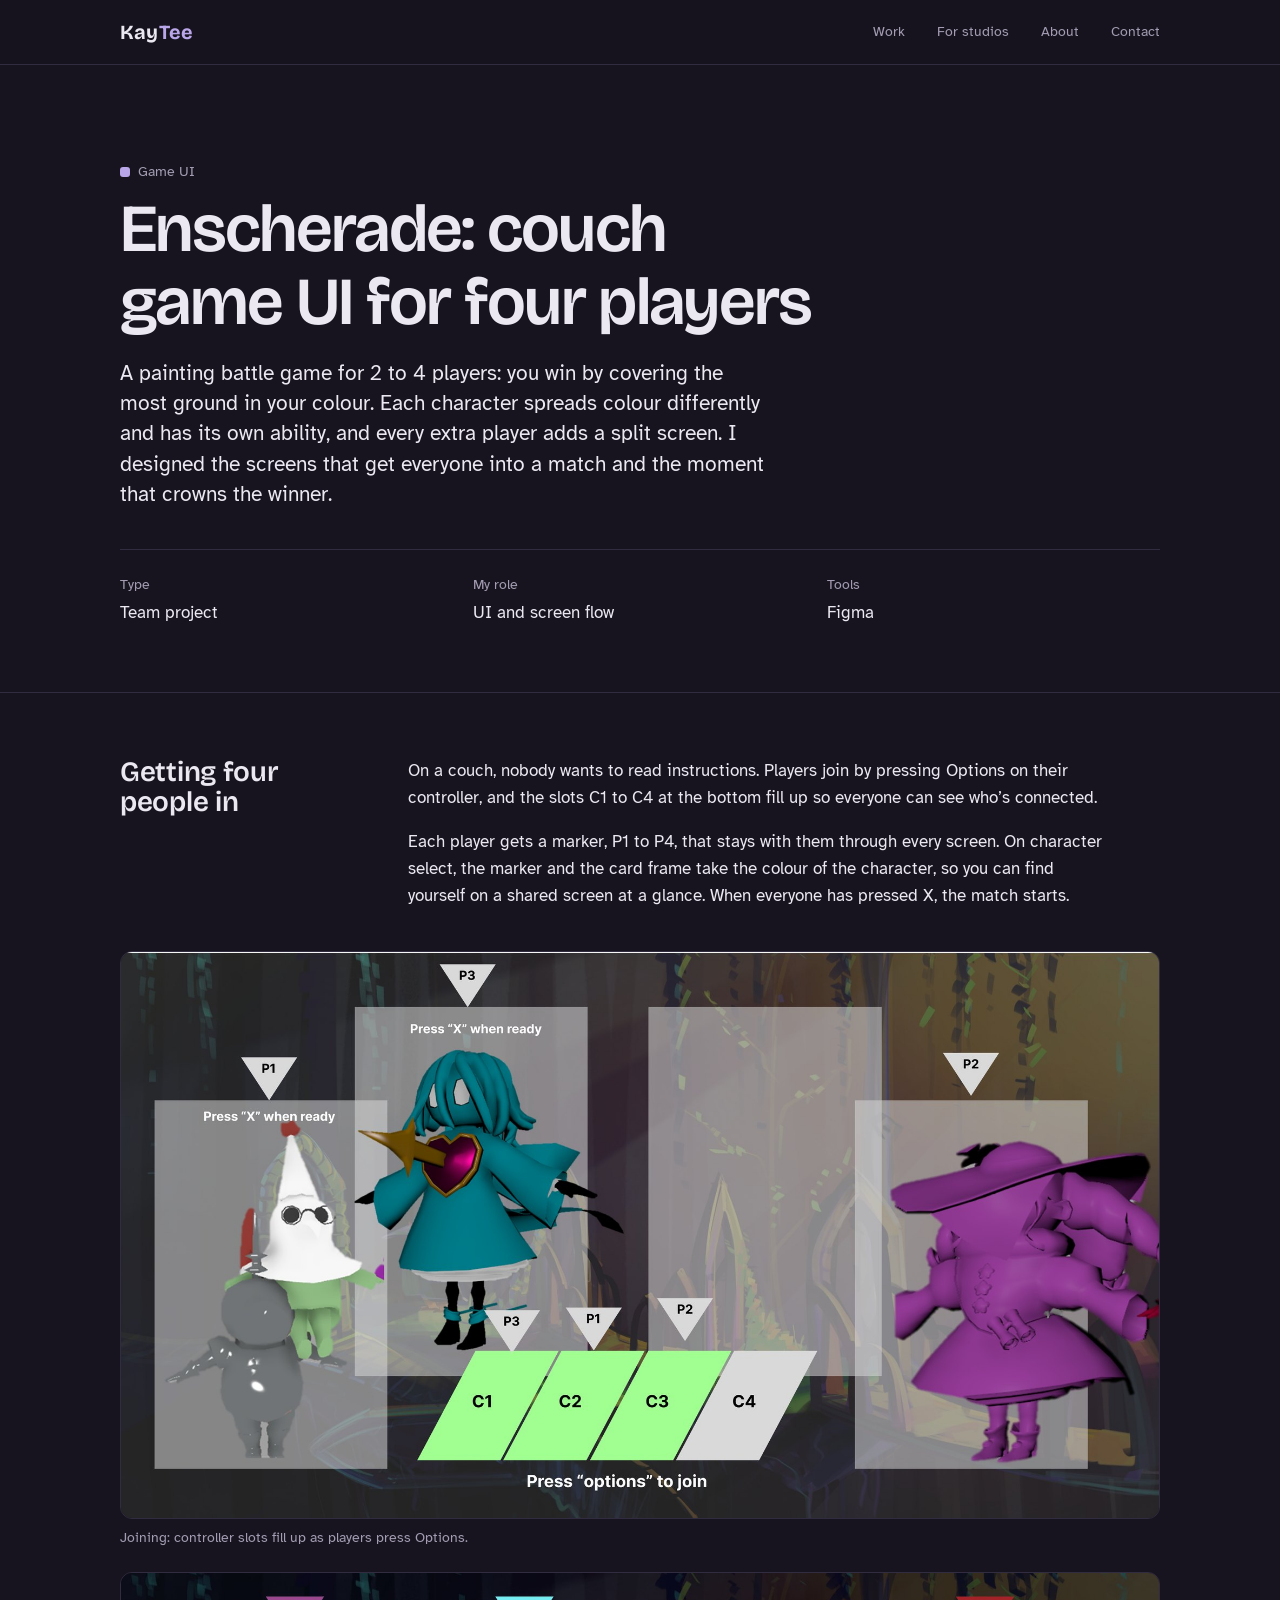
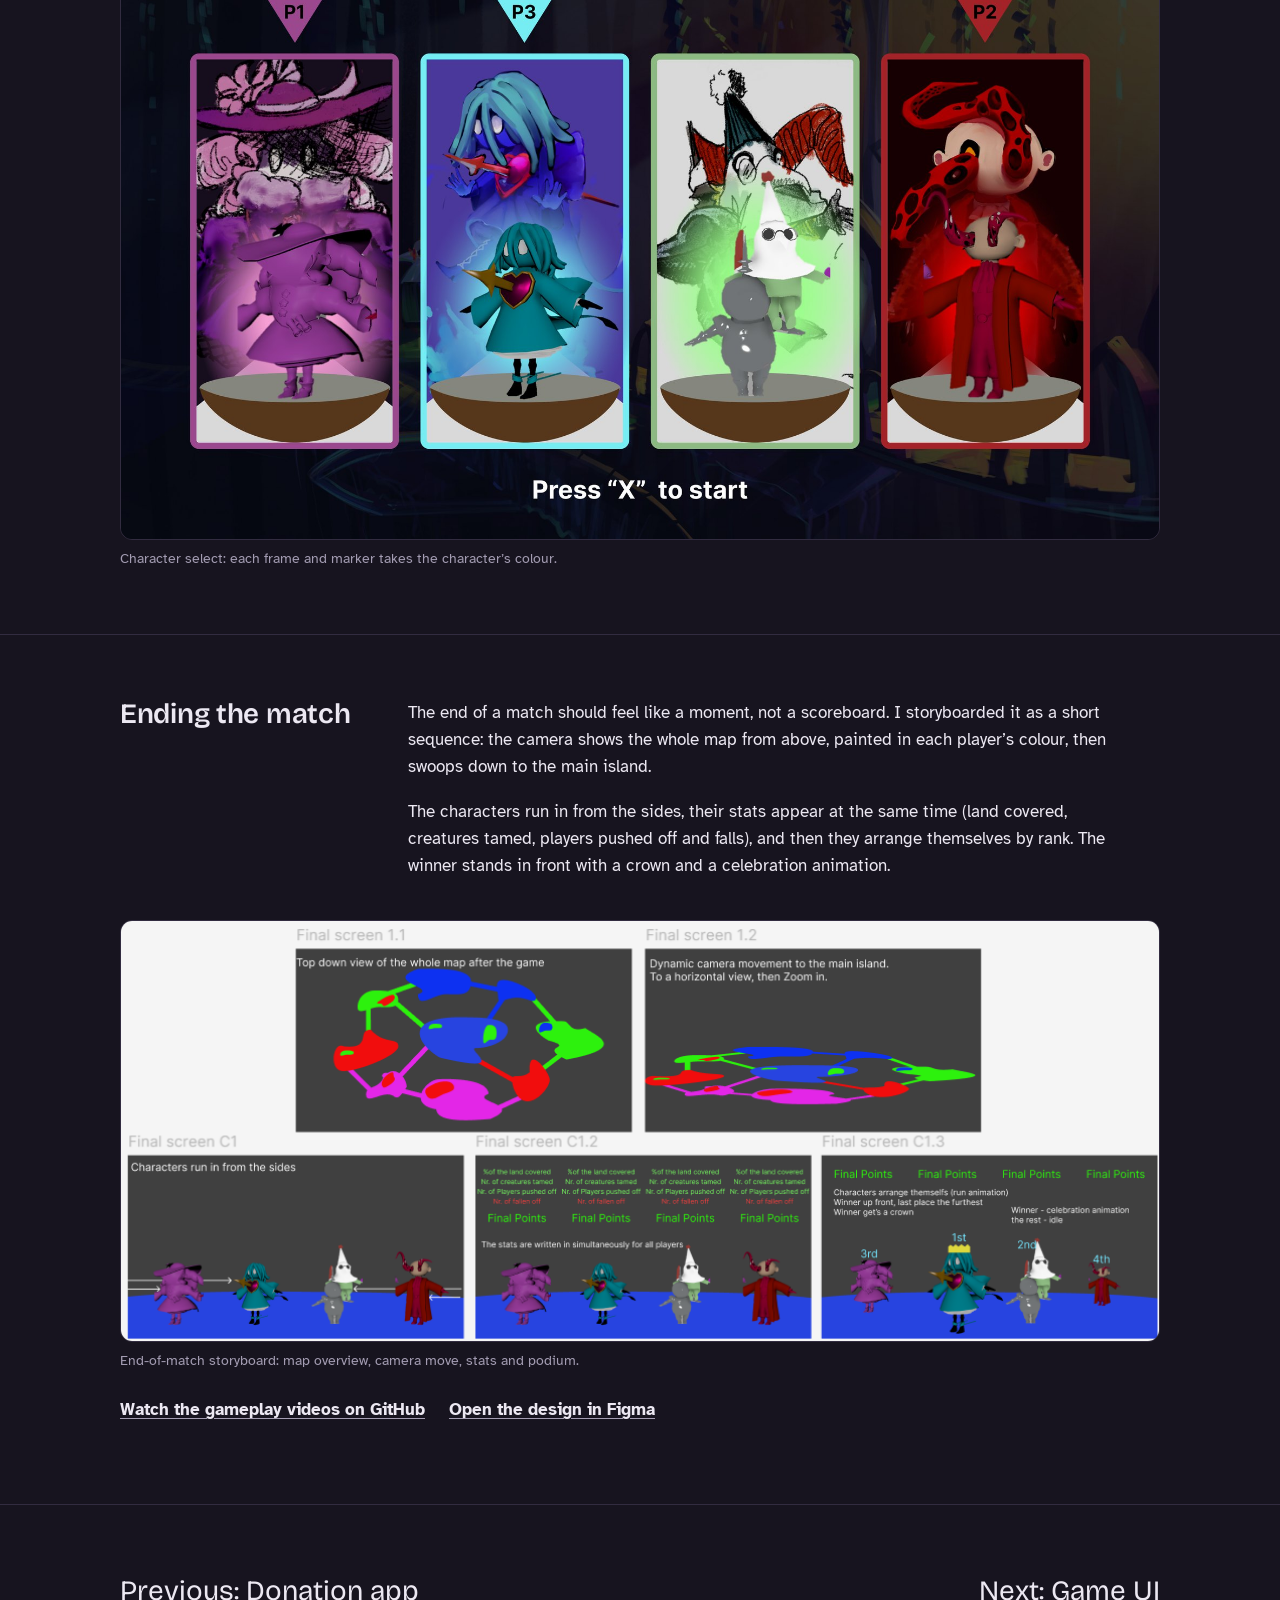
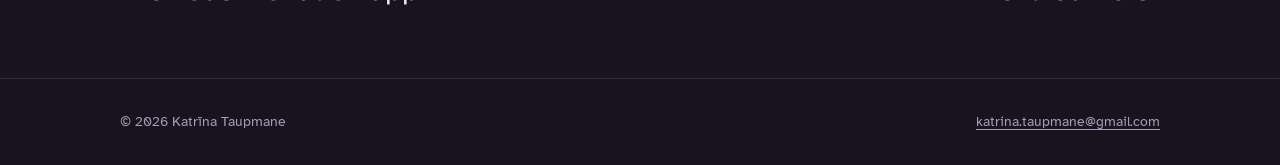
<file: couch-game.html>
<!DOCTYPE html>
<html lang="en">
<head>
<meta charset="utf-8">
<meta name="viewport" content="width=device-width, initial-scale=1">
<title>Enscherade, couch game UI — Katrīna Taupmane</title>
<meta name="description" content="Join, character select and end-of-match UI for a four-player local multiplayer game.">
<link rel="icon" href="data:image/svg+xml,%3Csvg xmlns='http://www.w3.org/2000/svg' viewBox='0 0 32 32'%3E%3Crect width='32' height='32' rx='8' fill='%2317141f'/%3E%3Crect x='7' y='8' width='8' height='16' rx='2' fill='%23b9a6e8'/%3E%3Crect x='17' y='8' width='8' height='10' rx='2' fill='%2384c9b8'/%3E%3C/svg%3E">
<link rel="stylesheet" href="styles.css">
</head>
<body class="case">
<header class="site-head">
  <div class="wrap">
    <a class="brand" href="./">Kay<span>Tee</span></a>
    <nav class="nav" aria-label="Main">
      <a href="./#work">Work</a>
      <a href="./#studios" class="hide-sm">For studios</a>
      <a href="./#about">About</a>
      <a href="./#contact">Contact</a>
    </nav>
  </div>
</header>

<main>
  <div class="case-hero">
    <div class="wrap">
      <div class="kind design"><i></i>Game UI</div>
      <h1>Enscherade: couch game UI for four players</h1>
      <p class="lede">A painting battle game for 2 to 4 players: you win by covering the most ground in your colour. Each character spreads colour differently and has its own ability, and every extra player adds a split screen. I designed the screens that get everyone into a match and the moment that crowns the winner.</p>
      <dl class="case-meta">
        <div><dt>Type</dt><dd>Team project</dd></div>
        <div><dt>My role</dt><dd>UI and screen flow</dd></div>
        <div><dt>Tools</dt><dd>Figma</dd></div>
      </dl>
    </div>
  </div>

  <section>
    <div class="wrap two">
      <h2>Getting four people in</h2>
      <div>
        <p>On a couch, nobody wants to read instructions. Players join by pressing Options on their controller, and the slots C1 to C4 at the bottom fill up so everyone can see who’s connected.</p>
        <p>Each player gets a marker, P1 to P4, that stays with them through every screen. On character select, the marker and the card frame take the colour of the character, so you can find yourself on a shared screen at a glance. When everyone has pressed X, the match starts.</p>
      </div>
    </div>
    <div class="wrap">
      <figure class="wide-shot"><img src="images/couch-join.jpg" alt="Join screen with controller slots C1 to C4 and player markers"><figcaption>Joining: controller slots fill up as players press Options.</figcaption></figure>
      <figure class="wide-shot"><img src="images/couch-select.jpg" alt="Character select with four character cards and coloured player markers"><figcaption>Character select: each frame and marker takes the character’s colour.</figcaption></figure>
    </div>
  </section>

  <section>
    <div class="wrap two">
      <h2>Ending the match</h2>
      <div>
        <p>The end of a match should feel like a moment, not a scoreboard. I storyboarded it as a short sequence: the camera shows the whole map from above, painted in each player’s colour, then swoops down to the main island.</p>
        <p>The characters run in from the sides, their stats appear at the same time (land covered, creatures tamed, players pushed off and falls), and then they arrange themselves by rank. The winner stands in front with a crown and a celebration animation.</p>
      </div>
    </div>
    <div class="wrap">
      <figure class="wide-shot"><img src="images/couch-end.png" alt="Storyboard of the end-of-match sequence, from map overview to podium"><figcaption>End-of-match storyboard: map overview, camera move, stats and podium.</figcaption></figure>
      <p style="margin-top:1.5rem;display:flex;gap:1.5rem;flex-wrap:wrap"><a class="more" href="https://github.com/RubenAlxS/Overkill-Project" target="_blank" rel="noopener">Watch the gameplay videos on GitHub</a><a class="more" href="https://www.figma.com/design/AOWSewEEhBGnZhQCsgJjRY/Multiplayer-couch-game-UI" target="_blank" rel="noopener">Open the design in Figma</a></p>
    </div>
  </section>

  <section>
    <div class="wrap next-case">
      <a href="donations-app.html">Previous: Donation app</a>
      <a href="game-ui.html">Next: Game UI</a>
    </div>
  </section>
</main>

<footer>
  <div class="wrap">
    <span>© 2026 Katrīna Taupmane</span>
    <a href="mailto:katrina.taupmane@gmail.com">katrina.taupmane@gmail.com</a>
  </div>
</footer>
<script src="site.js"></script>
</body>
</html>
</file>
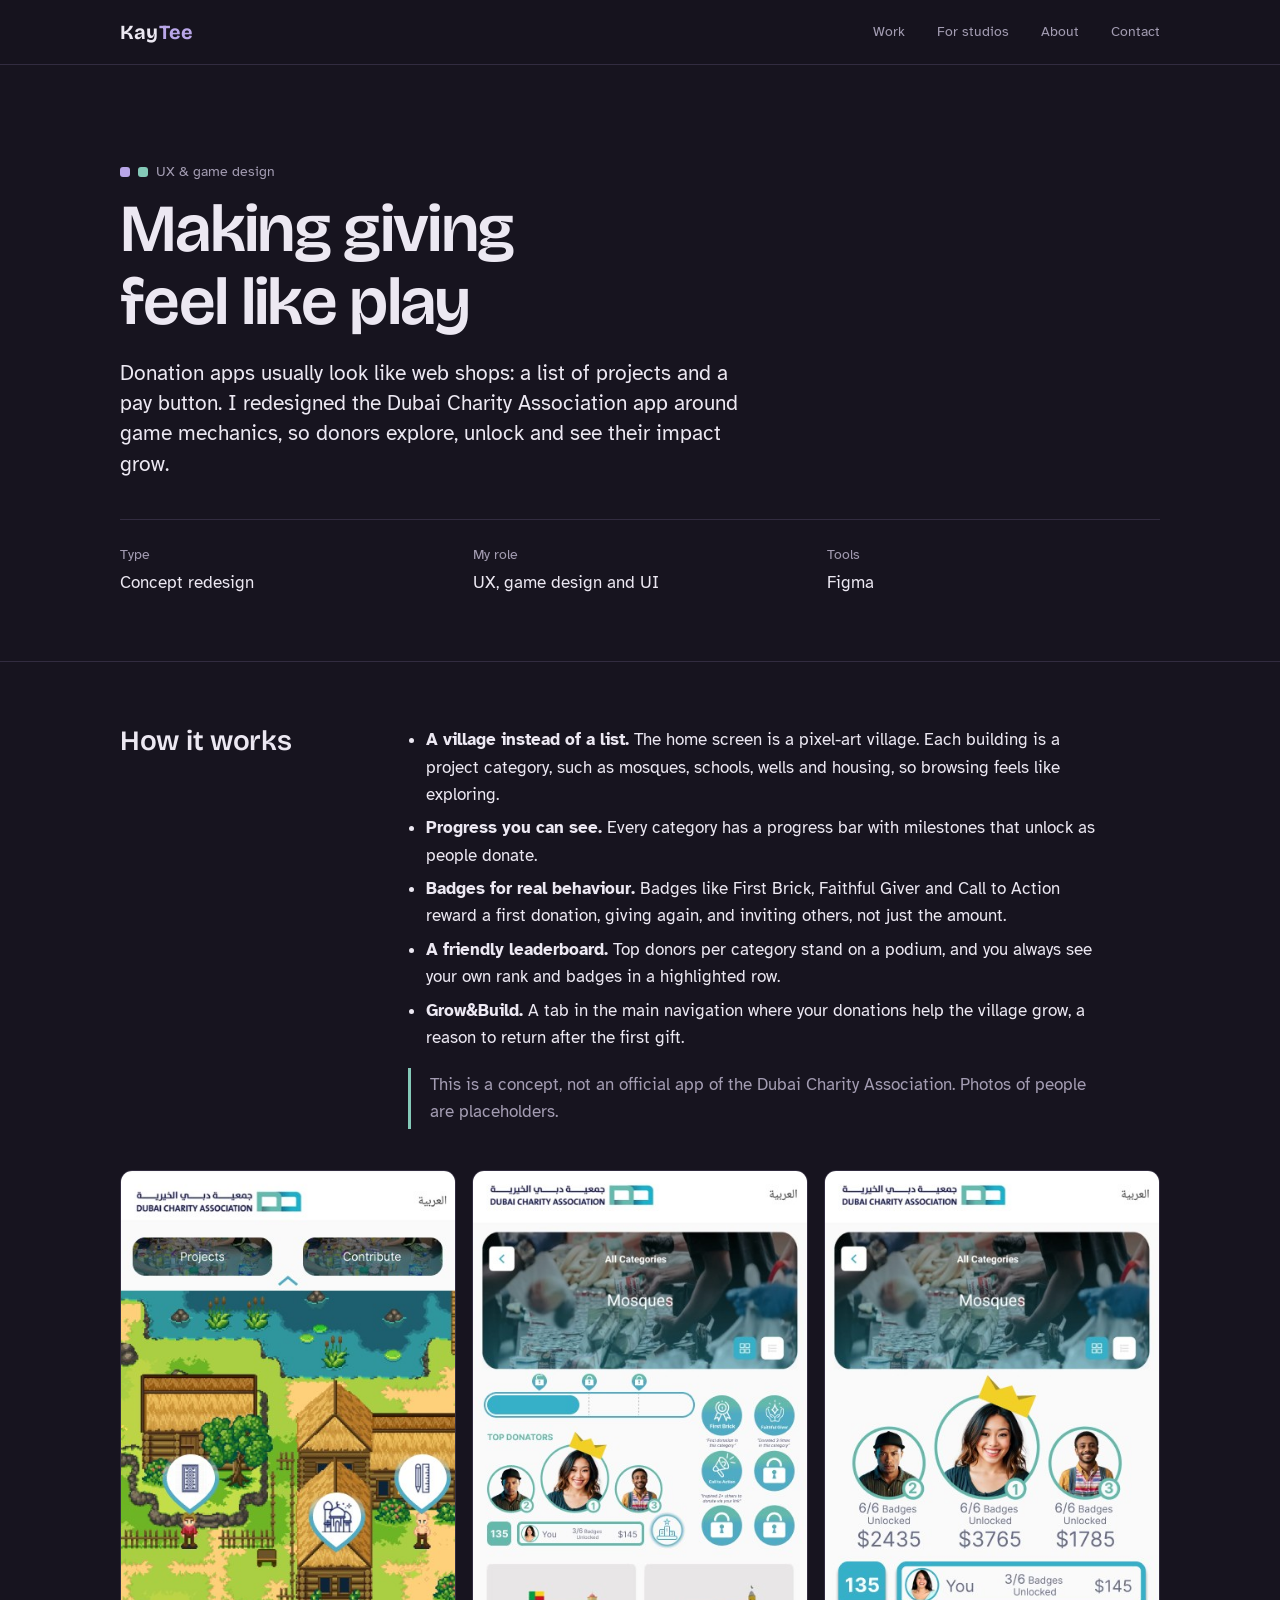
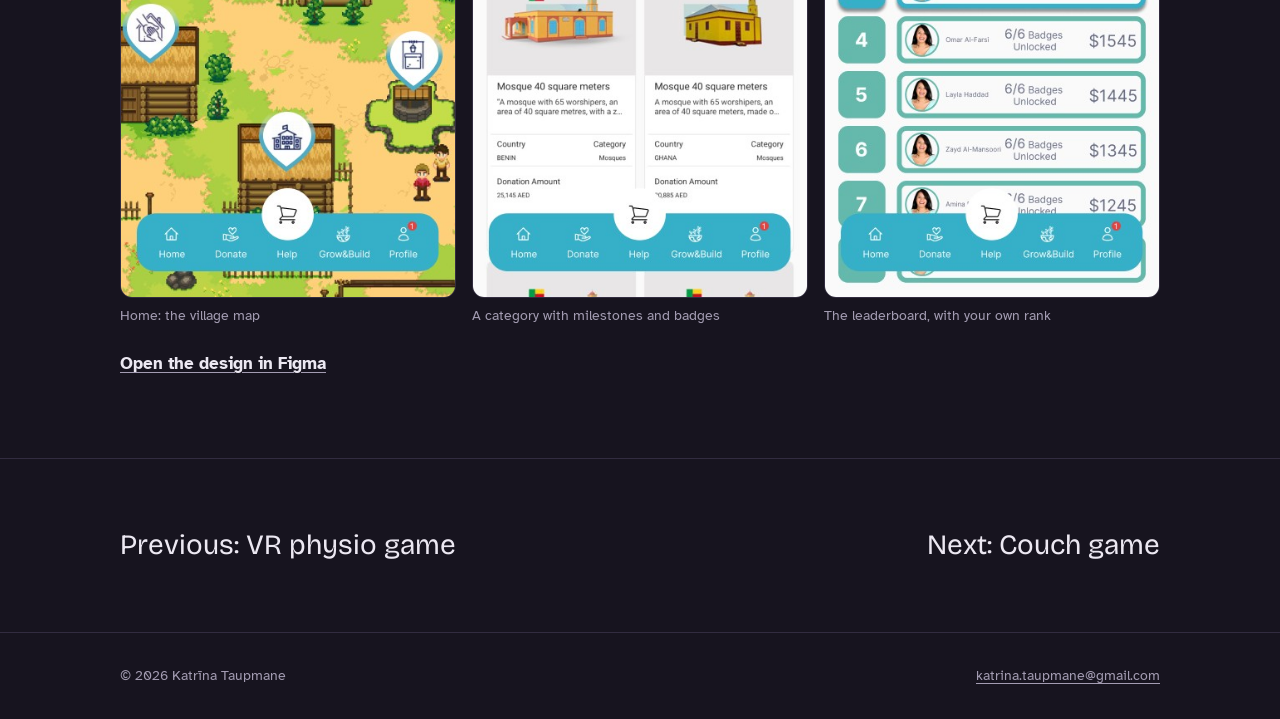
<file: donations-app.html>
<!DOCTYPE html>
<html lang="en">
<head>
<meta charset="utf-8">
<meta name="viewport" content="width=device-width, initial-scale=1">
<title>Donation app — Katrīna Taupmane</title>
<meta name="description" content="A gamified redesign of a charity donation app, with a pixel-art village, badges and leaderboards.">
<link rel="icon" href="data:image/svg+xml,%3Csvg xmlns='http://www.w3.org/2000/svg' viewBox='0 0 32 32'%3E%3Crect width='32' height='32' rx='8' fill='%2317141f'/%3E%3Crect x='7' y='8' width='8' height='16' rx='2' fill='%23b9a6e8'/%3E%3Crect x='17' y='8' width='8' height='10' rx='2' fill='%2384c9b8'/%3E%3C/svg%3E">
<link rel="stylesheet" href="styles.css">
</head>
<body class="case">
<header class="site-head">
  <div class="wrap">
    <a class="brand" href="./">Kay<span>Tee</span></a>
    <nav class="nav" aria-label="Main">
      <a href="./#work">Work</a>
      <a href="./#studios" class="hide-sm">For studios</a>
      <a href="./#about">About</a>
      <a href="./#contact">Contact</a>
    </nav>
  </div>
</header>

<main>
  <div class="case-hero">
    <div class="wrap">
      <div class="kind both"><i></i><i></i>UX & game design</div>
      <h1>Making giving feel like play</h1>
      <p class="lede">Donation apps usually look like web shops: a list of projects and a pay button. I redesigned the Dubai Charity Association app around game mechanics, so donors explore, unlock and see their impact grow.</p>
      <dl class="case-meta">
        <div><dt>Type</dt><dd>Concept redesign</dd></div>
        <div><dt>My role</dt><dd>UX, game design and UI</dd></div>
        <div><dt>Tools</dt><dd>Figma</dd></div>
      </dl>
    </div>
  </div>

  <section>
    <div class="wrap two">
      <h2>How it works</h2>
      <div>
        <ul class="plain">
          <li><strong>A village instead of a list.</strong> The home screen is a pixel-art village. Each building is a project category, such as mosques, schools, wells and housing, so browsing feels like exploring.</li>
          <li><strong>Progress you can see.</strong> Every category has a progress bar with milestones that unlock as people donate.</li>
          <li><strong>Badges for real behaviour.</strong> Badges like First Brick, Faithful Giver and Call to Action reward a first donation, giving again, and inviting others, not just the amount.</li>
          <li><strong>A friendly leaderboard.</strong> Top donors per category stand on a podium, and you always see your own rank and badges in a highlighted row.</li>
          <li><strong>Grow&amp;Build.</strong> A tab in the main navigation where your donations help the village grow, a reason to return after the first gift.</li>
        </ul>
        <p class="callout">This is a concept, not an official app of the Dubai Charity Association. Photos of people are placeholders.</p>
      </div>
    </div>
    <div class="wrap">
      <div class="gallery cards">
        <figure><img src="images/donate-map.jpg" alt="Pixel-art village map where each building is a donation category"><figcaption>Home: the village map</figcaption></figure>
        <figure><img src="images/donate-category.jpg" alt="Mosques category with progress bar, top donors and badges"><figcaption>A category with milestones and badges</figcaption></figure>
        <figure><img src="images/donate-leaderboard.jpg" alt="Leaderboard with podium and your own rank highlighted"><figcaption>The leaderboard, with your own rank</figcaption></figure>
      </div>
      <p style="margin-top:1.5rem"><a class="more" href="https://www.figma.com/design/lHU5LzyOpaG3o9ziFrflyx/Gamified-and-imroved-donations-app-UI" target="_blank" rel="noopener">Open the design in Figma</a></p>
    </div>
  </section>

  <section>
    <div class="wrap next-case">
      <a href="vr-physio.html">Previous: VR physio game</a>
      <a href="couch-game.html">Next: Couch game</a>
    </div>
  </section>
</main>

<footer>
  <div class="wrap">
    <span>© 2026 Katrīna Taupmane</span>
    <a href="mailto:katrina.taupmane@gmail.com">katrina.taupmane@gmail.com</a>
  </div>
</footer>
<script src="site.js"></script>
</body>
</html>
</file>
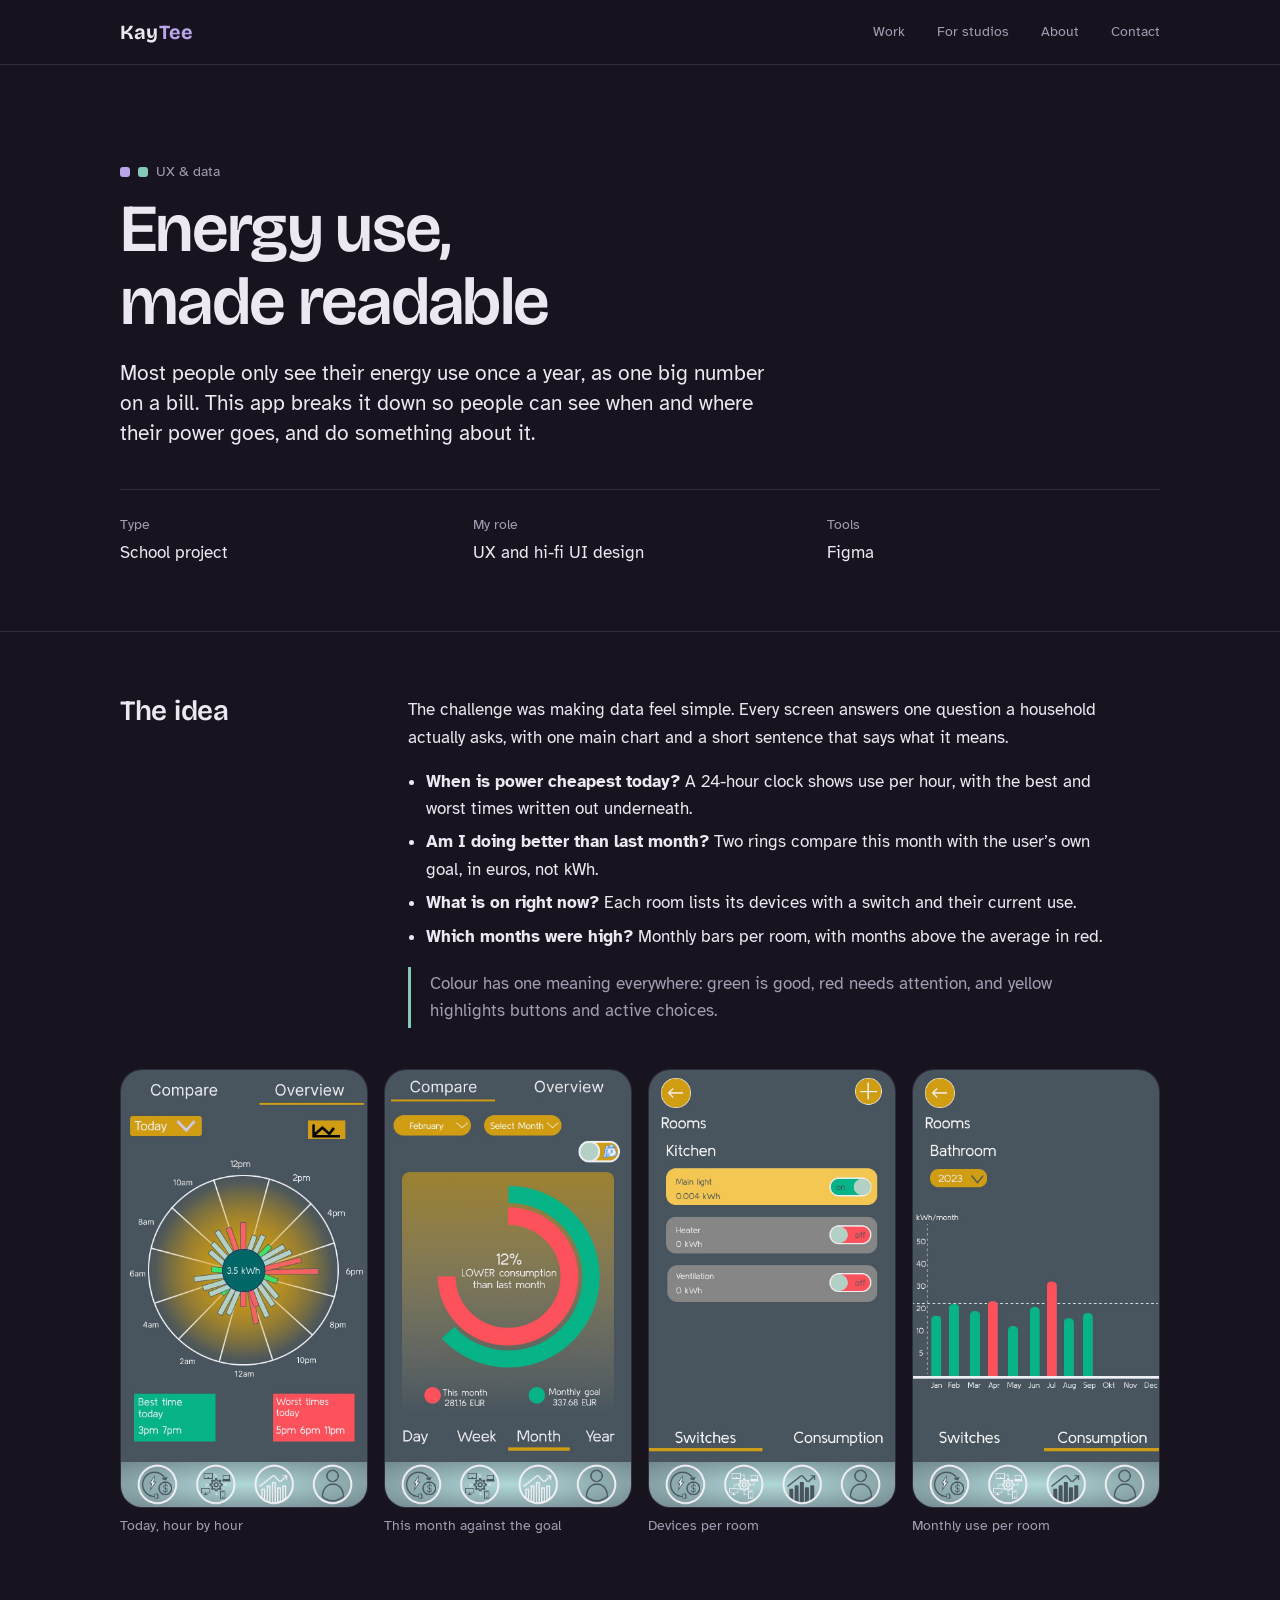
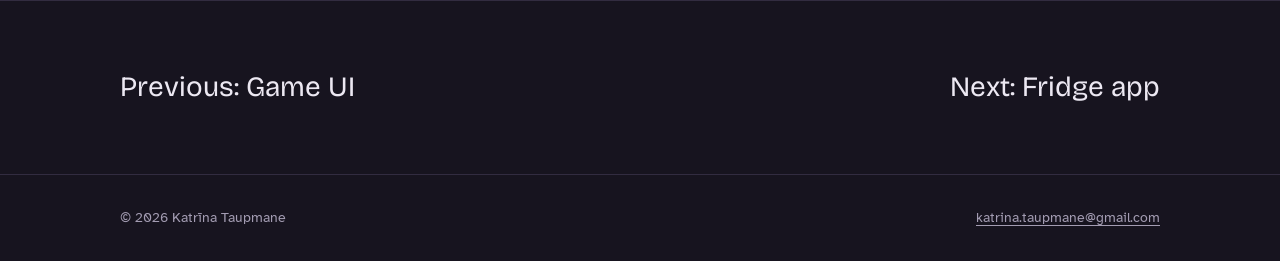
<file: energy-app.html>
<!DOCTYPE html>
<html lang="en">
<head>
<meta charset="utf-8">
<meta name="viewport" content="width=device-width, initial-scale=1">
<title>Energy app — Katrīna Taupmane</title>
<meta name="description" content="A mobile app that makes household energy use readable: per hour, per room and per month.">
<link rel="icon" href="data:image/svg+xml,%3Csvg xmlns='http://www.w3.org/2000/svg' viewBox='0 0 32 32'%3E%3Crect width='32' height='32' rx='8' fill='%2317141f'/%3E%3Crect x='7' y='8' width='8' height='16' rx='2' fill='%23b9a6e8'/%3E%3Crect x='17' y='8' width='8' height='10' rx='2' fill='%2384c9b8'/%3E%3C/svg%3E">
<link rel="stylesheet" href="styles.css">
</head>
<body class="case">
<header class="site-head">
  <div class="wrap">
    <a class="brand" href="./">Kay<span>Tee</span></a>
    <nav class="nav" aria-label="Main">
      <a href="./#work">Work</a>
      <a href="./#studios" class="hide-sm">For studios</a>
      <a href="./#about">About</a>
      <a href="./#contact">Contact</a>
    </nav>
  </div>
</header>

<main>
  <div class="case-hero">
    <div class="wrap">
      <div class="kind both"><i></i><i></i>UX & data</div>
      <h1>Energy use, made readable</h1>
      <p class="lede">Most people only see their energy use once a year, as one big number on a bill. This app breaks it down so people can see when and where their power goes, and do something about it.</p>
      <dl class="case-meta">
        <div><dt>Type</dt><dd>School project</dd></div>
        <div><dt>My role</dt><dd>UX and hi-fi UI design</dd></div>
        <div><dt>Tools</dt><dd>Figma</dd></div>
      </dl>
    </div>
  </div>

  <section>
    <div class="wrap two">
      <h2>The idea</h2>
      <div>
        <p>The challenge was making data feel simple. Every screen answers one question a household actually asks, with one main chart and a short sentence that says what it means.</p>
        <ul class="plain">
          <li><strong>When is power cheapest today?</strong> A 24-hour clock shows use per hour, with the best and worst times written out underneath.</li>
          <li><strong>Am I doing better than last month?</strong> Two rings compare this month with the user’s own goal, in euros, not kWh.</li>
          <li><strong>What is on right now?</strong> Each room lists its devices with a switch and their current use.</li>
          <li><strong>Which months were high?</strong> Monthly bars per room, with months above the average in red.</li>
        </ul>
        <p class="callout">Colour has one meaning everywhere: green is good, red needs attention, and yellow highlights buttons and active choices.</p>
      </div>
    </div>
    <div class="wrap">
      <div class="gallery phones">
        <figure><img src="images/energy-overview.jpg" alt="24-hour radial chart of energy use with best and worst times"><figcaption>Today, hour by hour</figcaption></figure>
        <figure><img src="images/energy-compare.jpg" alt="Rings comparing this month's cost with the monthly goal"><figcaption>This month against the goal</figcaption></figure>
        <figure><img src="images/energy-rooms.jpg" alt="Kitchen devices with on and off switches"><figcaption>Devices per room</figcaption></figure>
        <figure><img src="images/energy-consumption.jpg" alt="Monthly energy bars for the bathroom with an average line"><figcaption>Monthly use per room</figcaption></figure>
      </div>
    </div>
  </section>

  <section>
    <div class="wrap next-case">
      <a href="game-ui.html">Previous: Game UI</a>
      <a href="fridge-app.html">Next: Fridge app</a>
    </div>
  </section>
</main>

<footer>
  <div class="wrap">
    <span>© 2026 Katrīna Taupmane</span>
    <a href="mailto:katrina.taupmane@gmail.com">katrina.taupmane@gmail.com</a>
  </div>
</footer>
<script src="site.js"></script>
</body>
</html>
</file>
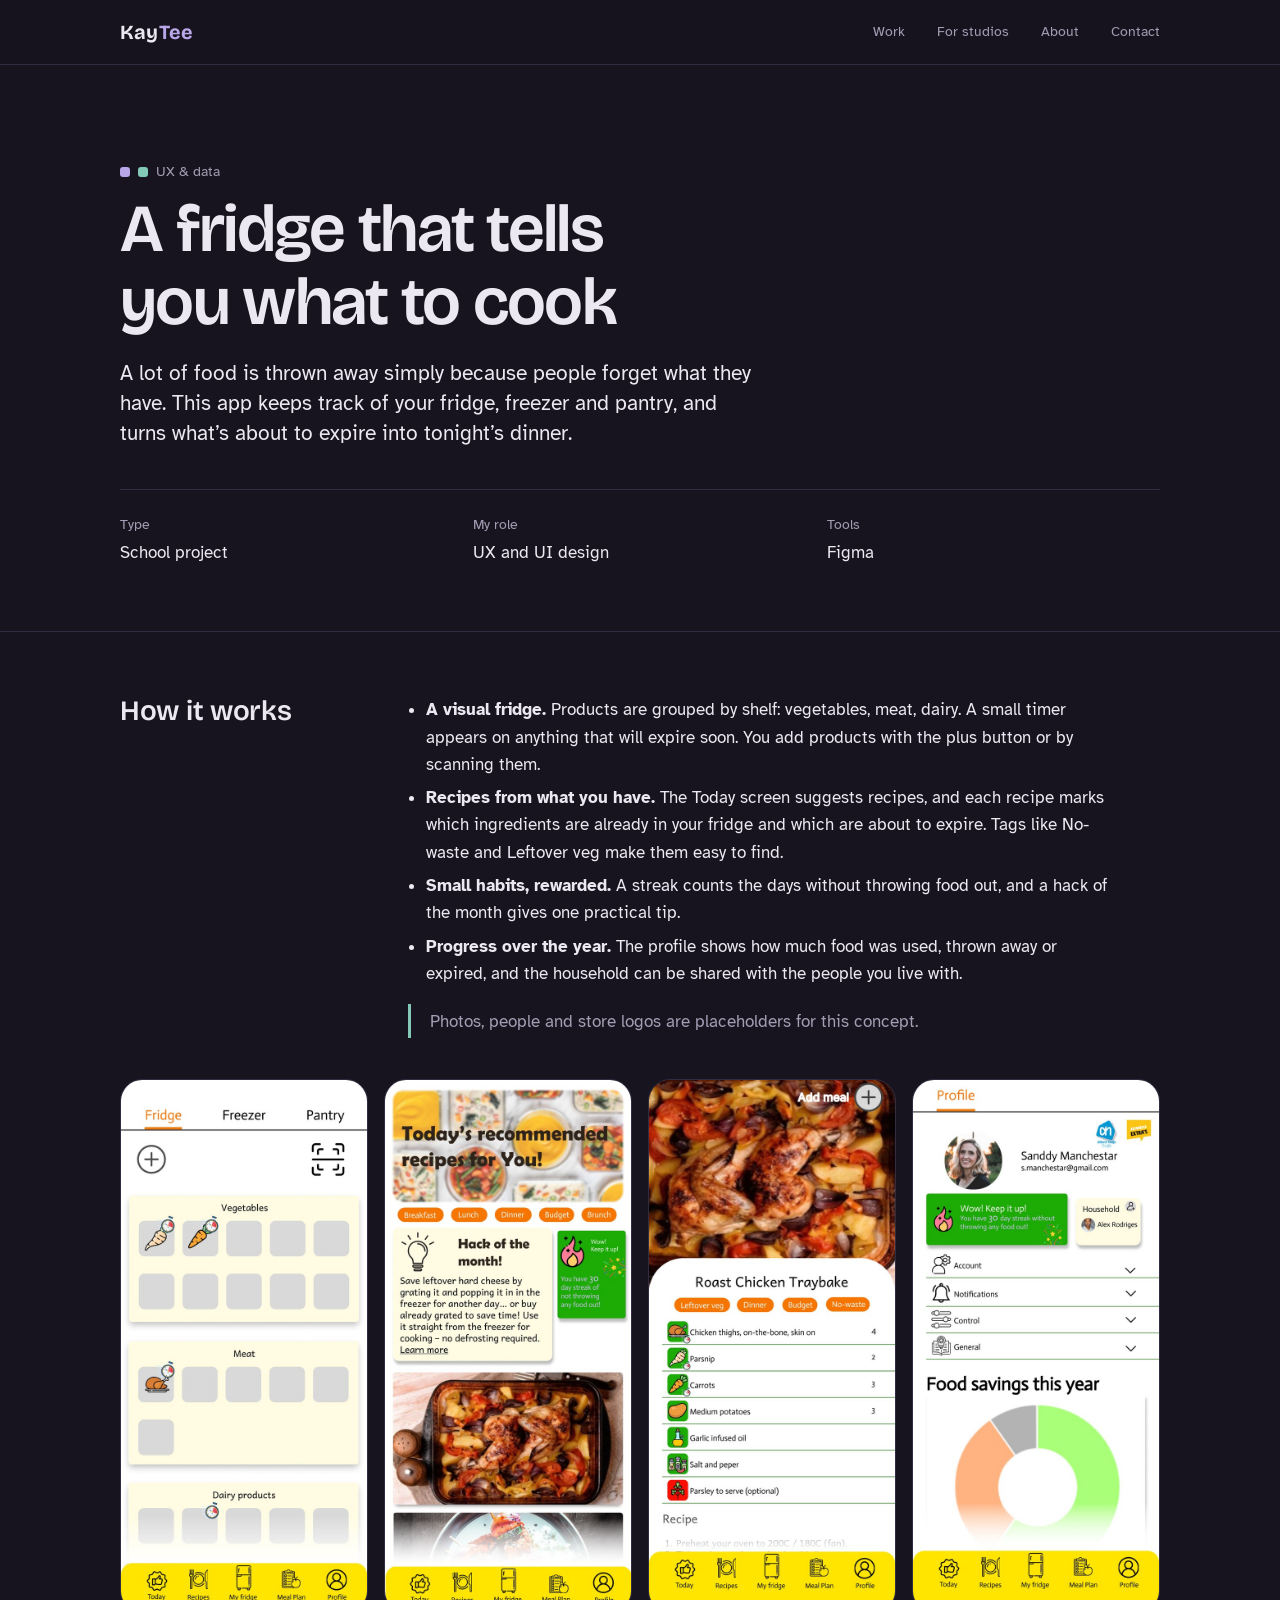
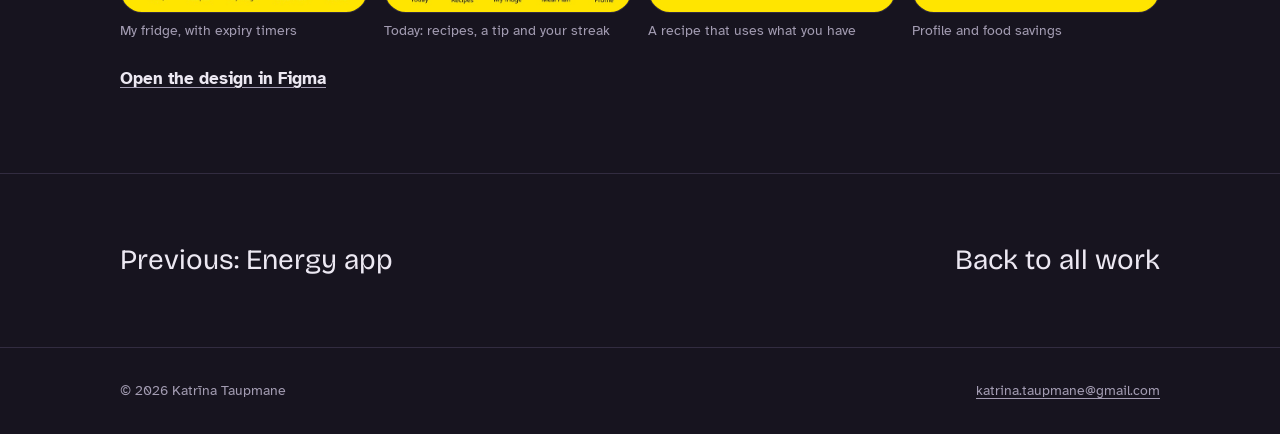
<file: fridge-app.html>
<!DOCTYPE html>
<html lang="en">
<head>
<meta charset="utf-8">
<meta name="viewport" content="width=device-width, initial-scale=1">
<title>Digital fridge app — Katrīna Taupmane</title>
<meta name="description" content="An app that tracks what is in your fridge and suggests recipes before food expires.">
<link rel="icon" href="data:image/svg+xml,%3Csvg xmlns='http://www.w3.org/2000/svg' viewBox='0 0 32 32'%3E%3Crect width='32' height='32' rx='8' fill='%2317141f'/%3E%3Crect x='7' y='8' width='8' height='16' rx='2' fill='%23b9a6e8'/%3E%3Crect x='17' y='8' width='8' height='10' rx='2' fill='%2384c9b8'/%3E%3C/svg%3E">
<link rel="stylesheet" href="styles.css">
</head>
<body class="case">
<header class="site-head">
  <div class="wrap">
    <a class="brand" href="./">Kay<span>Tee</span></a>
    <nav class="nav" aria-label="Main">
      <a href="./#work">Work</a>
      <a href="./#studios" class="hide-sm">For studios</a>
      <a href="./#about">About</a>
      <a href="./#contact">Contact</a>
    </nav>
  </div>
</header>

<main>
  <div class="case-hero">
    <div class="wrap">
      <div class="kind both"><i></i><i></i>UX & data</div>
      <h1>A fridge that tells you what to cook</h1>
      <p class="lede">A lot of food is thrown away simply because people forget what they have. This app keeps track of your fridge, freezer and pantry, and turns what’s about to expire into tonight’s dinner.</p>
      <dl class="case-meta">
        <div><dt>Type</dt><dd>School project</dd></div>
        <div><dt>My role</dt><dd>UX and UI design</dd></div>
        <div><dt>Tools</dt><dd>Figma</dd></div>
      </dl>
    </div>
  </div>

  <section>
    <div class="wrap two">
      <h2>How it works</h2>
      <div>
        <ul class="plain">
          <li><strong>A visual fridge.</strong> Products are grouped by shelf: vegetables, meat, dairy. A small timer appears on anything that will expire soon. You add products with the plus button or by scanning them.</li>
          <li><strong>Recipes from what you have.</strong> The Today screen suggests recipes, and each recipe marks which ingredients are already in your fridge and which are about to expire. Tags like No-waste and Leftover veg make them easy to find.</li>
          <li><strong>Small habits, rewarded.</strong> A streak counts the days without throwing food out, and a hack of the month gives one practical tip.</li>
          <li><strong>Progress over the year.</strong> The profile shows how much food was used, thrown away or expired, and the household can be shared with the people you live with.</li>
        </ul>
        <p class="callout">Photos, people and store logos are placeholders for this concept.</p>
      </div>
    </div>
    <div class="wrap">
      <div class="gallery phones">
        <figure><img src="images/fridge-fridge.jpg" alt="Fridge screen with products grouped by shelf and expiry timers"><figcaption>My fridge, with expiry timers</figcaption></figure>
        <figure><img src="images/fridge-today.jpg" alt="Today screen with recommended recipes, a food hack and a 30-day streak"><figcaption>Today: recipes, a tip and your streak</figcaption></figure>
        <figure><img src="images/fridge-recipe.jpg" alt="Recipe for roast chicken traybake with ingredients marked from the fridge"><figcaption>A recipe that uses what you have</figcaption></figure>
        <figure><img src="images/fridge-profile.jpg" alt="Profile with streak, household and a food savings chart"><figcaption>Profile and food savings</figcaption></figure>
      </div>
      <p style="margin-top:1.5rem"><a class="more" href="https://www.figma.com/design/05Hdq2GV65HtbKLp4AzIc5/Digital-fridge-app-UI" target="_blank" rel="noopener">Open the design in Figma</a></p>
    </div>
  </section>

  <section>
    <div class="wrap next-case">
      <a href="energy-app.html">Previous: Energy app</a>
      <a href="./">Back to all work</a>
    </div>
  </section>
</main>

<footer>
  <div class="wrap">
    <span>© 2026 Katrīna Taupmane</span>
    <a href="mailto:katrina.taupmane@gmail.com">katrina.taupmane@gmail.com</a>
  </div>
</footer>
<script src="site.js"></script>
</body>
</html>
</file>
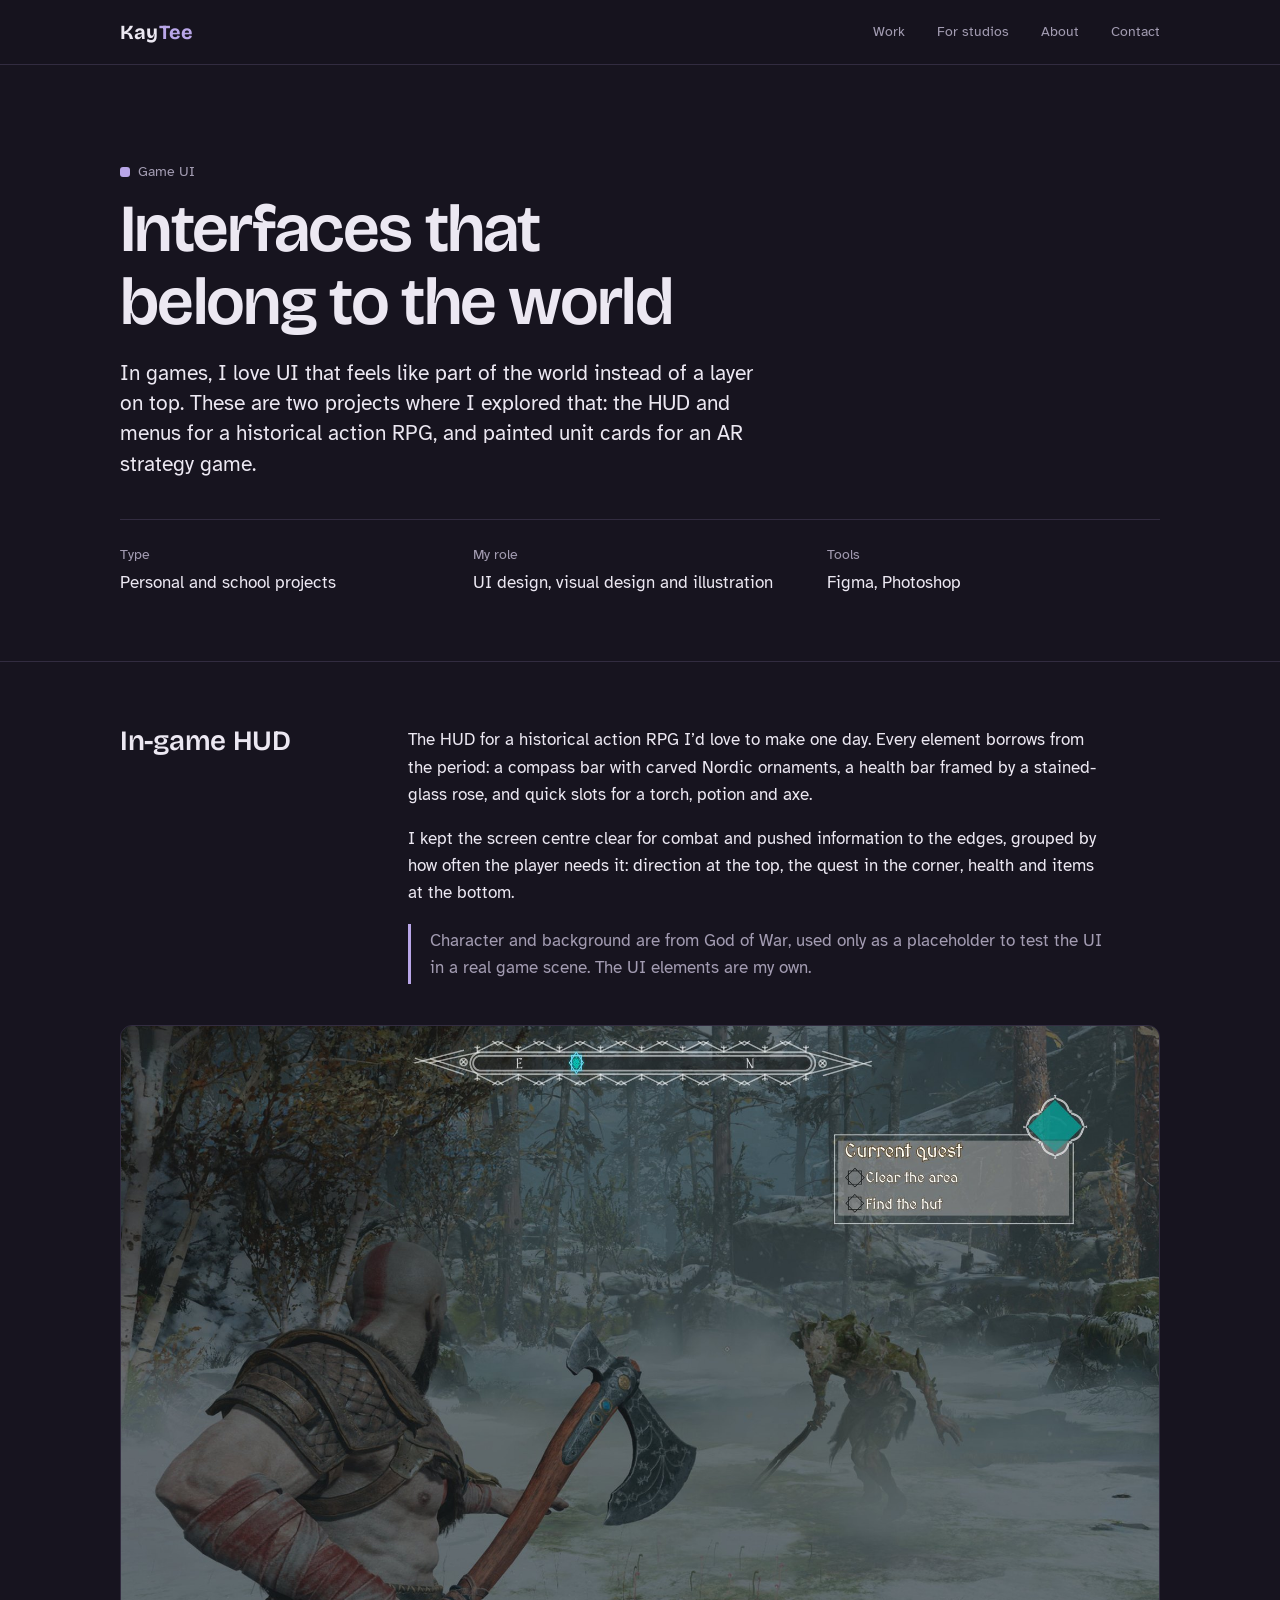
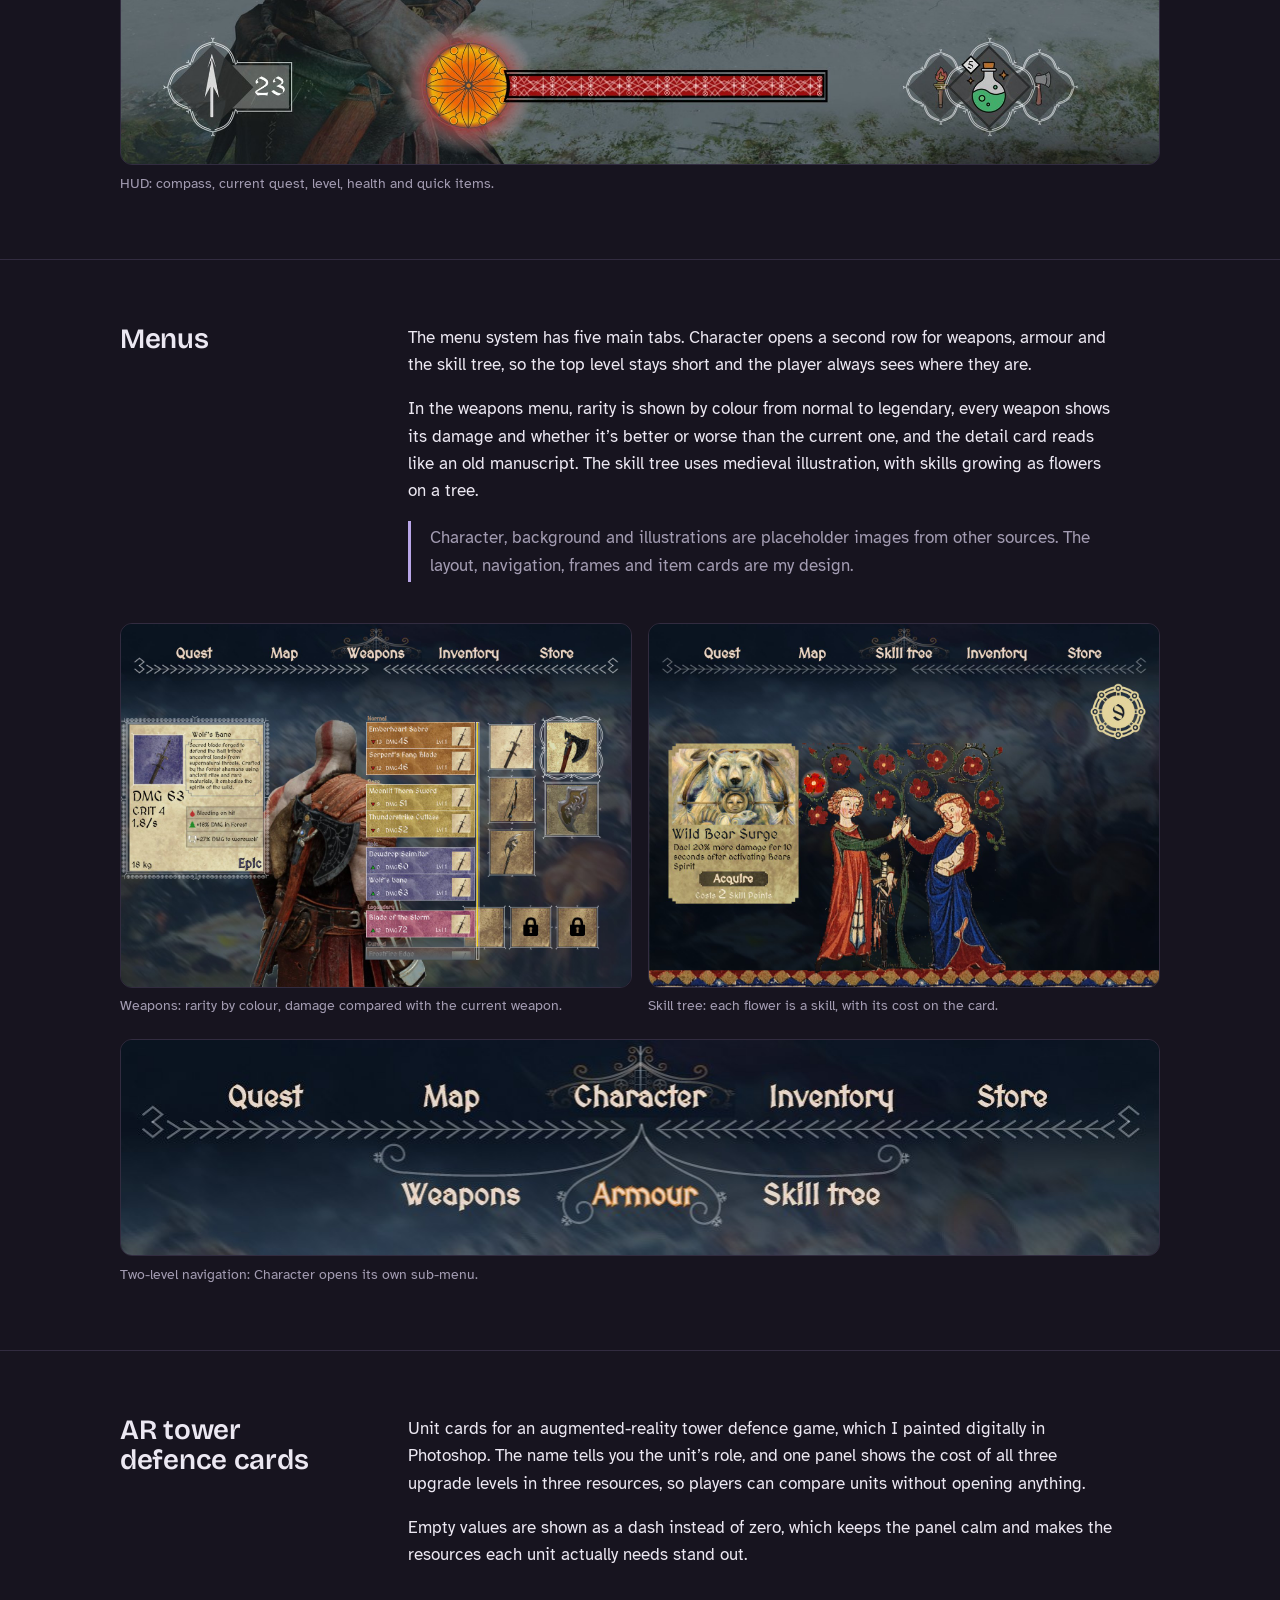
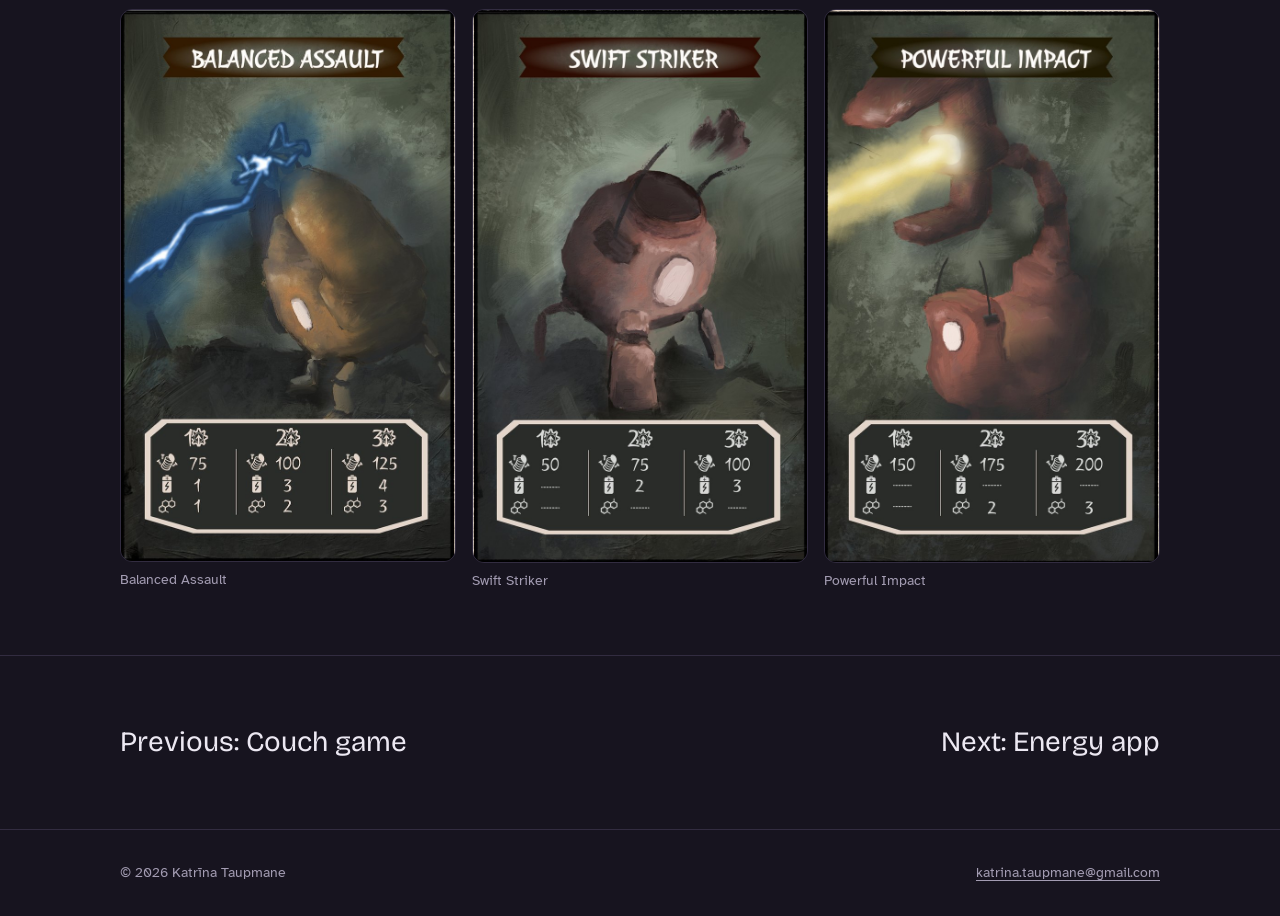
<file: game-ui.html>
<!DOCTYPE html>
<html lang="en">
<head>
<meta charset="utf-8">
<meta name="viewport" content="width=device-width, initial-scale=1">
<title>Historical game HUD and menus — Katrīna Taupmane</title>
<meta name="description" content="Game UI for a historical action RPG, plus hand-painted unit cards for an AR tower defence game.">
<link rel="icon" href="data:image/svg+xml,%3Csvg xmlns='http://www.w3.org/2000/svg' viewBox='0 0 32 32'%3E%3Crect width='32' height='32' rx='8' fill='%2317141f'/%3E%3Crect x='7' y='8' width='8' height='16' rx='2' fill='%23b9a6e8'/%3E%3Crect x='17' y='8' width='8' height='10' rx='2' fill='%2384c9b8'/%3E%3C/svg%3E">
<link rel="stylesheet" href="styles.css">
</head>
<body class="case">
<header class="site-head">
  <div class="wrap">
    <a class="brand" href="./">Kay<span>Tee</span></a>
    <nav class="nav" aria-label="Main">
      <a href="./#work">Work</a>
      <a href="./#studios" class="hide-sm">For studios</a>
      <a href="./#about">About</a>
      <a href="./#contact">Contact</a>
    </nav>
  </div>
</header>

<main>
  <div class="case-hero">
    <div class="wrap">
      <div class="kind design"><i></i>Game UI</div>
      <h1>Interfaces that belong to the world</h1>
      <p class="lede">In games, I love UI that feels like part of the world instead of a layer on top. These are two projects where I explored that: the HUD and menus for a historical action RPG, and painted unit cards for an AR strategy game.</p>
      <dl class="case-meta">
        <div><dt>Type</dt><dd>Personal and school projects</dd></div>
        <div><dt>My role</dt><dd>UI design, visual design and illustration</dd></div>
        <div><dt>Tools</dt><dd>Figma, Photoshop</dd></div>
      </dl>
    </div>
  </div>

  <section>
    <div class="wrap two">
      <h2>In-game HUD</h2>
      <div>
        <p>The HUD for a historical action RPG I’d love to make one day. Every element borrows from the period: a compass bar with carved Nordic ornaments, a health bar framed by a stained-glass rose, and quick slots for a torch, potion and axe.</p>
        <p>I kept the screen centre clear for combat and pushed information to the edges, grouped by how often the player needs it: direction at the top, the quest in the corner, health and items at the bottom.</p>
        <p class="callout design">Character and background are from God of War, used only as a placeholder to test the UI in a real game scene. The UI elements are my own.</p>
      </div>
    </div>
    <div class="wrap">
      <figure class="wide-shot"><img src="images/hud.jpg" alt="Game HUD with compass bar, quest tracker, ornate health bar and quick item slots over a forest combat scene"><figcaption>HUD: compass, current quest, level, health and quick items.</figcaption></figure>
    </div>
  </section>

  <section>
    <div class="wrap two">
      <h2>Menus</h2>
      <div>
        <p>The menu system has five main tabs. Character opens a second row for weapons, armour and the skill tree, so the top level stays short and the player always sees where they are.</p>
        <p>In the weapons menu, rarity is shown by colour from normal to legendary, every weapon shows its damage and whether it’s better or worse than the current one, and the detail card reads like an old manuscript. The skill tree uses medieval illustration, with skills growing as flowers on a tree.</p>
        <p class="callout design">Character, background and illustrations are placeholder images from other sources. The layout, navigation, frames and item cards are my design.</p>
      </div>
    </div>
    <div class="wrap">
      <div class="gallery two-up">
        <figure><img src="images/menu-weapons.jpg" alt="Weapons menu with a manuscript-style detail card and weapons sorted by rarity colour"><figcaption>Weapons: rarity by colour, damage compared with the current weapon.</figcaption></figure>
        <figure><img src="images/menu-skilltree.jpg" alt="Skill tree drawn as a medieval illustration of a flowering tree, with a skill card"><figcaption>Skill tree: each flower is a skill, with its cost on the card.</figcaption></figure>
      </div>
      <figure class="wide-shot"><img src="images/menu-nav.jpg" alt="Two-level menu navigation with Character opening Weapons, Armour and Skill tree"><figcaption>Two-level navigation: Character opens its own sub-menu.</figcaption></figure>
    </div>
  </section>

  <section id="ar-cards">
    <div class="wrap two">
      <h2>AR tower defence cards</h2>
      <div>
        <p>Unit cards for an augmented-reality tower defence game, which I painted digitally in Photoshop. The name tells you the unit’s role, and one panel shows the cost of all three upgrade levels in three resources, so players can compare units without opening anything.</p>
        <p>Empty values are shown as a dash instead of zero, which keeps the panel calm and makes the resources each unit actually needs stand out.</p>
      </div>
    </div>
    <div class="wrap">
      <div class="gallery cards">
        <figure><img src="images/ar-card-1.jpg" alt="Balanced Assault unit card"><figcaption>Balanced Assault</figcaption></figure>
        <figure><img src="images/ar-card-2.jpg" alt="Swift Striker unit card"><figcaption>Swift Striker</figcaption></figure>
        <figure><img src="images/ar-card-3.jpg" alt="Powerful Impact unit card"><figcaption>Powerful Impact</figcaption></figure>
      </div>
    </div>
  </section>

  <section>
    <div class="wrap next-case">
      <a href="couch-game.html">Previous: Couch game</a>
      <a href="energy-app.html">Next: Energy app</a>
    </div>
  </section>
</main>

<footer>
  <div class="wrap">
    <span>© 2026 Katrīna Taupmane</span>
    <a href="mailto:katrina.taupmane@gmail.com">katrina.taupmane@gmail.com</a>
  </div>
</footer>
<script src="site.js"></script>
</body>
</html>
</file>
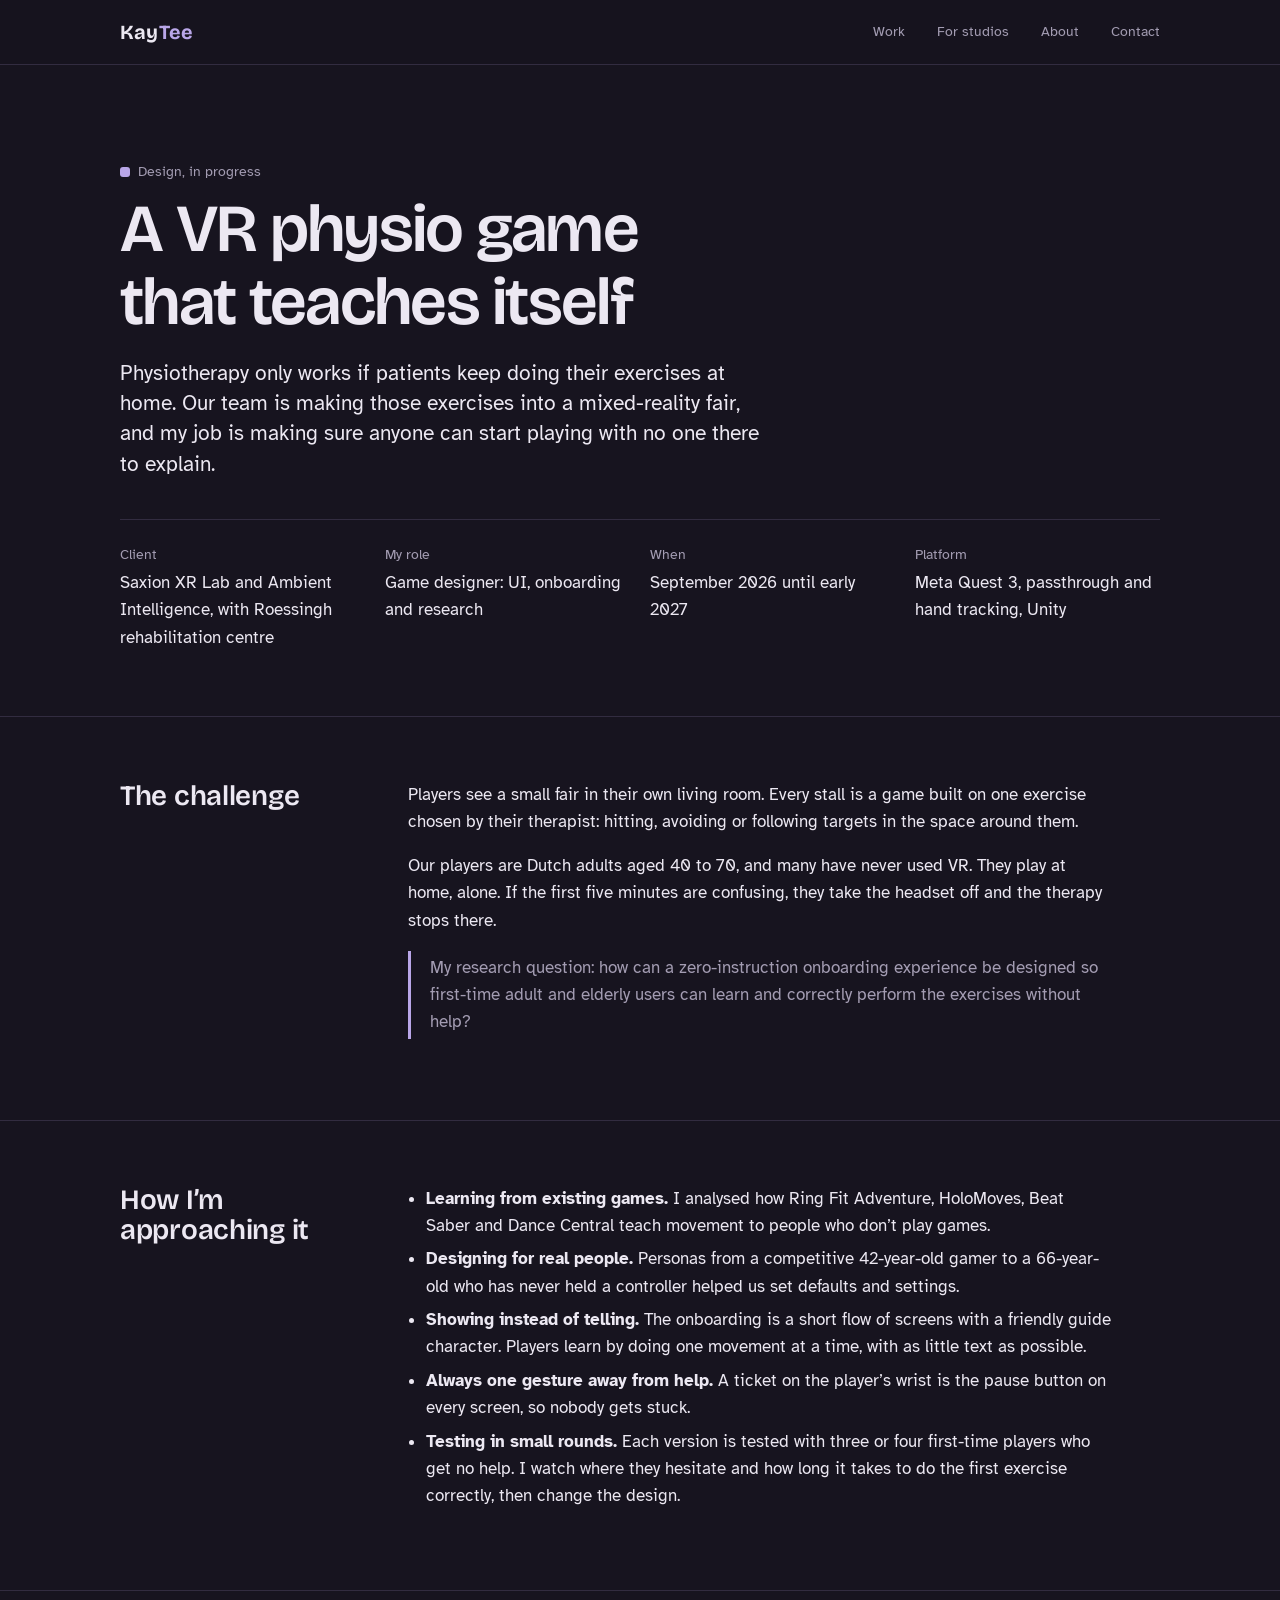
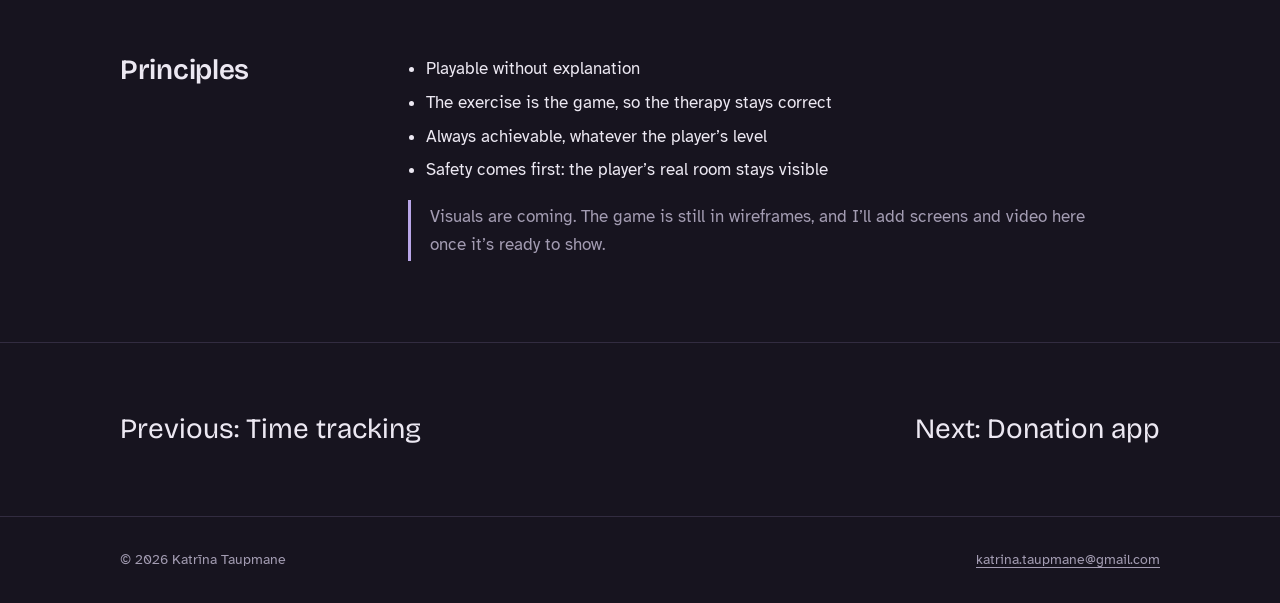
<file: vr-physio.html>
<!DOCTYPE html>
<html lang="en">
<head>
<meta charset="utf-8">
<meta name="viewport" content="width=device-width, initial-scale=1">
<title>VR physio game onboarding — Katrīna Taupmane</title>
<meta name="description" content="Designing zero-instruction onboarding for a mixed-reality physiotherapy game on Meta Quest 3.">
<link rel="icon" href="data:image/svg+xml,%3Csvg xmlns='http://www.w3.org/2000/svg' viewBox='0 0 32 32'%3E%3Crect width='32' height='32' rx='8' fill='%2317141f'/%3E%3Crect x='7' y='8' width='8' height='16' rx='2' fill='%23b9a6e8'/%3E%3Crect x='17' y='8' width='8' height='10' rx='2' fill='%2384c9b8'/%3E%3C/svg%3E">
<link rel="stylesheet" href="styles.css">
</head>
<body class="case">
<header class="site-head">
  <div class="wrap">
    <a class="brand" href="./">Kay<span>Tee</span></a>
    <nav class="nav" aria-label="Main">
      <a href="./#work">Work</a>
      <a href="./#studios" class="hide-sm">For studios</a>
      <a href="./#about">About</a>
      <a href="./#contact">Contact</a>
    </nav>
  </div>
</header>

<main>
  <div class="case-hero">
    <div class="wrap">
      <div class="kind design"><i></i>Design, in progress</div>
      <h1>A VR physio game that teaches itself</h1>
      <p class="lede">Physiotherapy only works if patients keep doing their exercises at home. Our team is making those exercises into a mixed-reality fair, and my job is making sure anyone can start playing with no one there to explain.</p>
      <dl class="case-meta">
        <div><dt>Client</dt><dd>Saxion XR Lab and Ambient Intelligence, with Roessingh rehabilitation centre</dd></div>
        <div><dt>My role</dt><dd>Game designer: UI, onboarding and research</dd></div>
        <div><dt>When</dt><dd>September 2026 until early 2027</dd></div>
        <div><dt>Platform</dt><dd>Meta Quest 3, passthrough and hand tracking, Unity</dd></div>
      </dl>
    </div>
  </div>

  <section>
    <div class="wrap two">
      <h2>The challenge</h2>
      <div>
        <p>Players see a small fair in their own living room. Every stall is a game built on one exercise chosen by their therapist: hitting, avoiding or following targets in the space around them.</p>
        <p>Our players are Dutch adults aged 40 to 70, and many have never used VR. They play at home, alone. If the first five minutes are confusing, they take the headset off and the therapy stops there.</p>
        <p class="callout design">My research question: how can a zero-instruction onboarding experience be designed so first-time adult and elderly users can learn and correctly perform the exercises without help?</p>
      </div>
    </div>
  </section>

  <section>
    <div class="wrap two">
      <h2>How I’m approaching it</h2>
      <div>
        <ul class="plain">
          <li><strong>Learning from existing games.</strong> I analysed how Ring Fit Adventure, HoloMoves, Beat Saber and Dance Central teach movement to people who don’t play games.</li>
          <li><strong>Designing for real people.</strong> Personas from a competitive 42-year-old gamer to a 66-year-old who has never held a controller helped us set defaults and settings.</li>
          <li><strong>Showing instead of telling.</strong> The onboarding is a short flow of screens with a friendly guide character. Players learn by doing one movement at a time, with as little text as possible.</li>
          <li><strong>Always one gesture away from help.</strong> A ticket on the player’s wrist is the pause button on every screen, so nobody gets stuck.</li>
          <li><strong>Testing in small rounds.</strong> Each version is tested with three or four first-time players who get no help. I watch where they hesitate and how long it takes to do the first exercise correctly, then change the design.</li>
        </ul>
      </div>
    </div>
  </section>

  <section>
    <div class="wrap two">
      <h2>Principles</h2>
      <div>
        <ul class="plain">
          <li>Playable without explanation</li>
          <li>The exercise is the game, so the therapy stays correct</li>
          <li>Always achievable, whatever the player’s level</li>
          <li>Safety comes first: the player’s real room stays visible</li>
        </ul>
        <p class="callout design">Visuals are coming. The game is still in wireframes, and I’ll add screens and video here once it’s ready to show.</p>
      </div>
    </div>
  </section>

  <section>
    <div class="wrap next-case">
      <a href="time-tracking.html">Previous: Time tracking</a>
      <a href="donations-app.html">Next: Donation app</a>
    </div>
  </section>
</main>

<footer>
  <div class="wrap">
    <span>© 2026 Katrīna Taupmane</span>
    <a href="mailto:katrina.taupmane@gmail.com">katrina.taupmane@gmail.com</a>
  </div>
</footer>
<script src="site.js"></script>
</body>
</html>
</file>
<file: styles.css>
/* Fonts are hosted with the site: faster, and no third-party requests. */
@font-face{font-family:'Bricolage Grotesque';font-style:normal;font-display:swap;font-weight:200 800;src:url(fonts/bricolage-grotesque-latin-standard-normal.woff2) format('woff2');unicode-range:U+0000-00FF,U+0131,U+0152-0153,U+02BB-02BC,U+02C6,U+02DA,U+02DC,U+0304,U+0308,U+0329,U+2000-206F,U+20AC,U+2122,U+2191,U+2193,U+2212,U+2215,U+FEFF,U+FFFD}
@font-face{font-family:'Atkinson Hyperlegible';font-style:normal;font-display:swap;font-weight:400;src:url(fonts/atkinson-hyperlegible-latin-400-normal.woff2) format('woff2');unicode-range:U+0000-00FF,U+0131,U+0152-0153,U+02BB-02BC,U+02C6,U+02DA,U+02DC,U+0304,U+0308,U+0329,U+2000-206F,U+20AC,U+2122,U+2191,U+2193,U+2212,U+2215,U+FEFF,U+FFFD}
@font-face{font-family:'Atkinson Hyperlegible';font-style:normal;font-display:swap;font-weight:700;src:url(fonts/atkinson-hyperlegible-latin-700-normal.woff2) format('woff2');unicode-range:U+0000-00FF,U+0131,U+0152-0153,U+02BB-02BC,U+02C6,U+02DA,U+02DC,U+0304,U+0308,U+0329,U+2000-206F,U+20AC,U+2122,U+2191,U+2193,U+2212,U+2215,U+FEFF,U+FFFD}
@font-face{font-family:'Atkinson Hyperlegible';font-style:italic;font-display:swap;font-weight:400;src:url(fonts/atkinson-hyperlegible-latin-400-italic.woff2) format('woff2');unicode-range:U+0000-00FF,U+0131,U+0152-0153,U+02BB-02BC,U+02C6,U+02DA,U+02DC,U+0304,U+0308,U+0329,U+2000-206F,U+20AC,U+2122,U+2191,U+2193,U+2212,U+2215,U+FEFF,U+FFFD}
@font-face{font-family:'Bricolage Grotesque';font-style:normal;font-display:swap;font-weight:200 800;src:url(fonts/bricolage-grotesque-latin-ext-standard-normal.woff2) format('woff2');unicode-range:U+0100-02BA,U+02BD-02C5,U+02C7-02CC,U+02CE-02D7,U+02DD-02FF,U+0304,U+0308,U+0329,U+1D00-1DBF,U+1E00-1E9F,U+1EF2-1EFF,U+2020,U+20A0-20AB,U+20AD-20C0,U+2113,U+2C60-2C7F,U+A720-A7FF}
@font-face{font-family:'Atkinson Hyperlegible';font-style:normal;font-display:swap;font-weight:400;src:url(fonts/atkinson-hyperlegible-latin-ext-400-normal.woff2) format('woff2');unicode-range:U+0100-02BA,U+02BD-02C5,U+02C7-02CC,U+02CE-02D7,U+02DD-02FF,U+0304,U+0308,U+0329,U+1D00-1DBF,U+1E00-1E9F,U+1EF2-1EFF,U+2020,U+20A0-20AB,U+20AD-20C0,U+2113,U+2C60-2C7F,U+A720-A7FF}
@font-face{font-family:'Atkinson Hyperlegible';font-style:normal;font-display:swap;font-weight:700;src:url(fonts/atkinson-hyperlegible-latin-ext-700-normal.woff2) format('woff2');unicode-range:U+0100-02BA,U+02BD-02C5,U+02C7-02CC,U+02CE-02D7,U+02DD-02FF,U+0304,U+0308,U+0329,U+1D00-1DBF,U+1E00-1E9F,U+1EF2-1EFF,U+2020,U+20A0-20AB,U+20AD-20C0,U+2113,U+2C60-2C7F,U+A720-A7FF}
@font-face{font-family:'Atkinson Hyperlegible';font-style:italic;font-display:swap;font-weight:400;src:url(fonts/atkinson-hyperlegible-latin-ext-400-italic.woff2) format('woff2');unicode-range:U+0100-02BA,U+02BD-02C5,U+02C7-02CC,U+02CE-02D7,U+02DD-02FF,U+0304,U+0308,U+0329,U+1D00-1DBF,U+1E00-1E9F,U+1EF2-1EFF,U+2020,U+20A0-20AB,U+20AD-20C0,U+2113,U+2C60-2C7F,U+A720-A7FF}

/* KayTee portfolio — Katrīna Taupmane
   Two accents encode the two halves of the work:
   lilac = design, sea-glass = production & data. */

:root {
  --ink: #17141f;          /* page */
  --ink-raised: #201c2b;   /* panels */
  --ink-line: #322c40;     /* borders */
  --paper: #ece8f2;        /* main text */
  --muted: #a39cb2;        /* secondary text */
  --lilac: #b9a6e8;        /* design */
  --glass: #84c9b8;        /* production & data */

  --display: "Bricolage Grotesque", "Helvetica Neue", Arial, sans-serif;
  --body: "Atkinson Hyperlegible", "Helvetica Neue", Arial, sans-serif;

  --step--1: 0.875rem;
  --step-0: 1.0625rem;
  --step-1: 1.3rem;
  --step-2: 1.75rem;
  --step-3: 2.4rem;
  --step-4: clamp(2.8rem, 7vw, 5.6rem);

  --wrap: 1120px;
  --gutter: clamp(1.25rem, 4vw, 2.5rem);
}

*, *::before, *::after { box-sizing: border-box; }

html { scroll-behavior: smooth; }
@media (prefers-reduced-motion: reduce) { html { scroll-behavior: auto; } }

body {
  margin: 0;
  background: var(--ink);
  color: var(--paper);
  font-family: var(--body);
  font-size: var(--step-0);
  line-height: 1.6;
  -webkit-font-smoothing: antialiased;
}

img { max-width: 100%; display: block; }

a { color: inherit; text-decoration-color: var(--muted); text-underline-offset: 0.2em; }
a:hover { text-decoration-color: currentColor; }

:focus-visible { outline: 2px solid var(--glass); outline-offset: 3px; border-radius: 4px; }

.wrap { max-width: var(--wrap); margin: 0 auto; padding: 0 var(--gutter); }

h1, h2, h3 { text-wrap: balance; font-family: var(--display); font-weight: 600; line-height: 1.08; margin: 0; letter-spacing: -0.01em; }
h2 { font-size: var(--step-3); }
h3 { font-size: var(--step-2); }
p { margin: 0 0 1em; max-width: 64ch; }

.skip { position: absolute; left: -9999px; }
.skip:focus { left: 1rem; top: 1rem; background: var(--paper); color: var(--ink); padding: .5rem 1rem; z-index: 10; }

/* ---------- Header ---------- */
.site-head {
  position: sticky; top: 0; z-index: 5;
  background: rgba(23, 20, 31, 0.86);
  backdrop-filter: blur(10px);
  border-bottom: 1px solid var(--ink-line);
}
.site-head .wrap { display: flex; align-items: center; justify-content: space-between; height: 64px; }
.brand { font-family: var(--display); font-weight: 700; font-size: 1.25rem; text-decoration: none; letter-spacing: 0.01em; }
.brand span { color: var(--lilac); }
.nav { display: flex; gap: clamp(1rem, 3vw, 2rem); font-size: var(--step--1); }
.nav a { text-decoration: none; color: var(--muted); }
.nav a:hover, .nav a[aria-current="page"] { color: var(--paper); }
@media (max-width: 560px) { .nav .hide-sm { display: none; } }

/* ---------- Hero ---------- */
.hero { padding: clamp(4rem, 10vw, 7.5rem) 0 clamp(3.5rem, 8vw, 6rem); }
.hero .wrap { display: grid; grid-template-columns: 1.25fr 1fr; gap: clamp(2rem, 5vw, 4rem); align-items: center; }
@media (max-width: 860px) { .hero .wrap { grid-template-columns: 1fr; } }

.hero h1 { font-size: var(--step-4); font-weight: 700; letter-spacing: -0.03em; line-height: 0.95; }
.hero h1 .second { display: block; font-weight: 400; color: #cdc6da; }
.hero .lede { font-size: var(--step-1); line-height: 1.45; margin-top: 1.6rem; color: var(--paper); max-width: 32ch; }
.hero .status { color: var(--muted); margin-top: 1.25rem; font-size: var(--step-0); }
.hero .actions { display: flex; flex-wrap: wrap; gap: .75rem; margin-top: 2rem; }

.btn {
  display: inline-flex; align-items: center; gap: .5rem;
  padding: .8rem 1.3rem; border-radius: 999px;
  font-weight: 700; text-decoration: none; font-size: var(--step--1);
  border: 1px solid var(--ink-line);
}
.btn.primary { background: var(--paper); color: var(--ink); border-color: var(--paper); }
.btn.primary:hover { background: #fff; }
.btn.ghost:hover { border-color: var(--muted); }

/* The board: one memorable element. Two cards, one per half of the work. */
.board {
  background: var(--ink-raised);
  border: 1px solid var(--ink-line);
  border-radius: 14px;
  padding: 1rem;
  display: grid; grid-template-columns: 1fr 1fr; gap: .75rem;
  font-size: var(--step--1);
}
.col h4 { margin: .25rem .25rem .6rem; font: 600 0.8rem var(--body); color: var(--muted); }
.card {
  background: #2a2538; border-radius: 8px; padding: .7rem .75rem .8rem;
  margin-bottom: .6rem; box-shadow: 0 1px 0 rgba(0,0,0,.35);
}
.label { display: inline-block; height: 6px; width: 34px; border-radius: 3px; margin-bottom: .45rem; }
.label.design { background: var(--lilac); }
.label.prod { background: var(--glass); }
.card p { margin: 0; line-height: 1.35; }
.card .meta { color: var(--muted); font-size: .78rem; margin-top: .45rem; display: flex; justify-content: space-between; }
.card.live { outline: 1px solid rgba(132, 201, 184, .45); }
.timer { font-variant-numeric: tabular-nums; color: var(--glass); }
.card.done p { color: var(--muted); text-decoration: line-through; text-decoration-color: var(--ink-line); }
.board-legend { grid-column: 1 / -1; display: flex; gap: 1.2rem; color: var(--muted); font-size: .78rem; padding: .3rem .25rem 0; border-top: 1px solid var(--ink-line); margin-top: .2rem; padding-top: .7rem; }
.board-legend i { display: inline-block; width: 10px; height: 10px; border-radius: 3px; margin-right: .4rem; vertical-align: -1px; }

/* ---------- Sections ---------- */
section { padding: clamp(3.5rem, 8vw, 6rem) 0; border-top: 1px solid var(--ink-line); }
.section-head { display: flex; justify-content: space-between; align-items: baseline; gap: 1rem; margin-bottom: clamp(2rem, 5vw, 3rem); flex-wrap: wrap; }
.section-head p { color: var(--muted); margin: 0; max-width: 44ch; }

/* Work rows */
.work { display: grid; gap: clamp(3rem, 7vw, 5rem); }
.project { display: grid; grid-template-columns: 1.15fr 1fr; gap: clamp(1.5rem, 4vw, 3rem); align-items: center; }
.project:nth-child(even) .cover { order: 2; }
@media (max-width: 860px) {
  .project { grid-template-columns: 1fr; }
  .project:nth-child(even) .cover { order: 0; }
}
.kind { font-size: var(--step--1); color: var(--muted); margin-bottom: .6rem; display: flex; align-items: center; gap: .5rem; }
.kind i { width: 10px; height: 10px; border-radius: 3px; display: inline-block; }
.kind.design i { background: var(--lilac); }
.kind.prod i { background: var(--glass); }
.kind.both i:first-child { background: var(--lilac); }
.kind.both i:nth-child(2) { background: var(--glass); }
.project h3 { margin-bottom: .8rem; }
.project h3 a { text-decoration: none; }
.project h3 a:hover { text-decoration: underline; text-decoration-thickness: 2px; }
.project .facts { color: var(--muted); font-size: var(--step--1); margin: 1rem 0 1.2rem; padding: 0; list-style: none; display: flex; flex-wrap: wrap; gap: .4rem .5rem; }
.project .facts li { border: 1px solid var(--ink-line); border-radius: 999px; padding: .15rem .7rem; }
.more { font-weight: 700; color: var(--paper); }

/* Covers: real image if present, otherwise a designed placeholder */
.cover {
  position: relative; aspect-ratio: 16 / 10; border-radius: 14px; overflow: hidden;
  border: 1px solid var(--ink-line); background: var(--ink-raised);
}
.cover img { position: absolute; inset: 0; width: 100%; height: 100%; object-fit: cover; }
.cover .art { position: absolute; inset: 0; }
.cover figcaption, .shot figcaption { font-size: .78rem; color: var(--muted); }
.cover .note {
  position: absolute; left: .75rem; bottom: .75rem; right: .75rem;
  background: rgba(23,20,31,.82); padding: .35rem .6rem; border-radius: 6px; font-size: .78rem; color: var(--muted);
}

/* Smaller work list */
.also { margin-top: clamp(3rem, 7vw, 4.5rem); }
.also h3 { font-size: var(--step-1); margin-bottom: 1rem; }
.also ul { list-style: none; padding: 0; margin: 0; display: grid; grid-template-columns: repeat(auto-fit, minmax(240px, 1fr)); gap: 0; border-top: 1px solid var(--ink-line); }
.also li { padding: 1rem 1rem 1rem 0; border-bottom: 1px solid var(--ink-line); }
.also li strong { display: block; font-family: var(--display); font-weight: 600; }
.also li span { color: var(--muted); font-size: var(--step--1); }

/* Services */
.services .wrap { display: grid; grid-template-columns: 1fr 1fr; gap: clamp(2rem, 5vw, 4rem); }
@media (max-width: 860px) { .services .wrap { grid-template-columns: 1fr; } }
.services .panel { background: var(--ink-raised); border: 1px solid var(--ink-line); border-radius: 14px; padding: clamp(1.5rem, 3vw, 2rem); }
.services .panel h3 { font-size: var(--step-1); margin-bottom: 1rem; }
.checks { list-style: none; padding: 0; margin: 0 0 1.5rem; }
.checks li { padding: .55rem 0 .55rem 1.6rem; position: relative; border-bottom: 1px solid var(--ink-line); }
.checks li::before { content: ""; position: absolute; left: 0; top: 1.05rem; width: 10px; height: 10px; border-radius: 3px; background: var(--glass); }

/* About */
.about .wrap { display: grid; grid-template-columns: 1fr 1fr; gap: clamp(2rem, 5vw, 4rem); }
@media (max-width: 860px) { .about .wrap { grid-template-columns: 1fr; } }
.facts-table { display: grid; grid-template-columns: max-content 1fr; gap: .7rem 1.5rem; margin: 0; }
.facts-table dt { color: var(--muted); font-size: var(--step--1); padding-top: .15rem; }
.facts-table dd { margin: 0; }

/* Art strip */
.art-strip { display: grid; grid-template-columns: repeat(auto-fill, minmax(150px, 1fr)); gap: .75rem; }
.art-strip figure { margin: 0; aspect-ratio: 1; border-radius: 10px; overflow: hidden; border: 1px solid var(--ink-line); }
.art-strip img { width: 100%; height: 100%; object-fit: cover; filter: saturate(.85); transition: filter .2s; }
.art-strip figure:hover img { filter: none; }
details.offclock summary { cursor: pointer; color: var(--muted); font-family: var(--display); font-size: var(--step-1); list-style: none; }
details.offclock summary::-webkit-details-marker { display: none; }
details.offclock summary::after { content: " +"; color: var(--lilac); }
details.offclock[open] summary::after { content: " −"; }
details.offclock[open] summary { margin-bottom: 1.5rem; }

/* Contact */
.contact h2 { font-size: var(--step-4); letter-spacing: -0.03em; line-height: 1; }
.contact a.mail { text-decoration: none; }
.contact a.mail:hover { color: var(--lilac); }
.contact .links { display: flex; gap: 1.5rem; flex-wrap: wrap; margin-top: 2rem; color: var(--muted); }

footer { border-top: 1px solid var(--ink-line); padding: 2rem 0; color: var(--muted); font-size: var(--step--1); }
footer .wrap { display: flex; justify-content: space-between; flex-wrap: wrap; gap: 1rem; }

/* ---------- Case study pages ---------- */
.case-hero { padding: clamp(3.5rem, 8vw, 6rem) 0 clamp(2rem, 5vw, 3rem); }
.case-hero h1 { font-size: clamp(2.4rem, 5.5vw, 4.2rem); letter-spacing: -0.025em; max-width: 18ch; }
.case-hero .lede { font-size: var(--step-1); line-height: 1.45; margin-top: 1.25rem; max-width: 46ch; }
.case-meta { display: grid; grid-template-columns: repeat(auto-fit, minmax(170px, 1fr)); gap: 1.25rem; margin-top: 2.5rem; padding-top: 1.5rem; border-top: 1px solid var(--ink-line); }
.case-meta dt { color: var(--muted); font-size: var(--step--1); }
.case-meta dd { margin: .2rem 0 0; }

.case section { padding: clamp(2.5rem, 6vw, 4rem) 0; }
.case .two { display: grid; grid-template-columns: 240px 1fr; gap: clamp(1.5rem, 4vw, 3rem); }
@media (max-width: 760px) { .case .two { grid-template-columns: 1fr; } }
.case .two h2 { font-size: var(--step-2); }
.case ul.plain { padding-left: 1.1rem; margin: 0 0 1em; max-width: 64ch; }
.case ul.plain li { margin-bottom: .4rem; }

/* Pipeline: the system as a real sequence */
.pipeline { list-style: none; padding: 0; margin: 1.5rem 0 0; display: grid; grid-template-columns: repeat(5, 1fr); gap: .5rem; counter-reset: step; }
@media (max-width: 860px) { .pipeline { grid-template-columns: 1fr; } }
.pipeline li { background: var(--ink-raised); border: 1px solid var(--ink-line); border-radius: 10px; padding: 1rem; position: relative; counter-increment: step; }
.pipeline li::before { content: counter(step); font-family: var(--display); color: var(--glass); font-weight: 700; display: block; margin-bottom: .4rem; }
.pipeline strong { display: block; font-family: var(--display); }
.pipeline span { color: var(--muted); font-size: .85rem; line-height: 1.45; display: block; margin-top: .3rem; }

.callout { border-left: 3px solid var(--glass); padding: .2rem 0 .2rem 1.2rem; color: var(--muted); max-width: 64ch; }
.callout.design { border-color: var(--lilac); }

.shot { margin: 1.5rem 0 0; }
.shot img { border-radius: 12px; border: 1px solid var(--ink-line); }
.shot figcaption { margin-top: .6rem; }

.next-case { display: flex; justify-content: space-between; gap: 1rem; flex-wrap: wrap; }
.next-case a { font-family: var(--display); font-size: var(--step-2); text-decoration: none; }
.next-case a:hover { color: var(--lilac); }

/* Galleries on case pages */
.gallery { display: grid; gap: 1rem; margin-top: 1.5rem; }
.gallery.two-up { grid-template-columns: 1fr 1fr; }
.gallery.phones { grid-template-columns: repeat(4, 1fr); }
.gallery.cards { grid-template-columns: repeat(3, 1fr); }
@media (max-width: 760px) {
  .gallery.two-up, .gallery.cards { grid-template-columns: 1fr; }
  .gallery.phones { grid-template-columns: 1fr 1fr; }
}
.gallery figure { margin: 0; }
.gallery img { width: 100%; border-radius: 12px; border: 1px solid var(--ink-line); }
.gallery.phones img { border-radius: 22px; }
.gallery figcaption { font-size: .85rem; color: var(--muted); margin-top: .5rem; line-height: 1.45; }
.wide-shot { margin: 1.5rem 0 0; }
.wide-shot img { width: 100%; border-radius: 12px; border: 1px solid var(--ink-line); }
.wide-shot figcaption { font-size: .85rem; color: var(--muted); margin-top: .5rem; }

/* Trello offer, shown right after the time-tracking project */
.studio-offer { display: grid; grid-template-columns: 1fr 1fr; gap: clamp(2rem, 5vw, 4rem); align-items: start;
  border: 1px solid var(--ink-line); border-left: 3px solid var(--glass); border-radius: 14px;
  padding: clamp(1.5rem, 4vw, 2.75rem); margin-top: calc(-1 * clamp(1rem, 3vw, 2rem)); scroll-margin-top: 90px; }
.studio-offer h2 { font-size: var(--step-2); }
.studio-offer .panel { background: var(--ink-raised); border: 1px solid var(--ink-line); border-radius: 12px; padding: clamp(1.25rem, 3vw, 1.75rem); }
.studio-offer .panel h3 { font-size: var(--step-1); margin-bottom: 1rem; }
@media (max-width: 860px) { .studio-offer { grid-template-columns: 1fr; } }

/* Email panel */
.mail-dialog { background: var(--ink-raised); color: var(--paper); border: 1px solid var(--ink-line); border-radius: 16px;
  padding: 1.75rem; width: min(92vw, 440px); }
.mail-dialog::backdrop { background: rgba(10, 8, 16, .7); }
.mail-dialog h2 { font-size: var(--step-2); margin-bottom: .5rem; }
.mail-addr { font-size: var(--step-1); margin-bottom: 1.25rem; user-select: all; word-break: break-all; }
.mail-actions { display: grid; gap: .6rem; }
.mail-actions .btn { justify-content: center; cursor: pointer; font-family: var(--body); }
.mail-actions .btn.ghost { color: var(--paper); background: transparent; }
.mail-close { position: absolute; top: .6rem; right: .8rem; }
.mail-close button { background: none; border: 0; color: var(--muted); font-size: 1.6rem; cursor: pointer; line-height: 1; }
.mail-close button:hover { color: var(--paper); }
.mail-dialog { position: fixed; }
</file>
